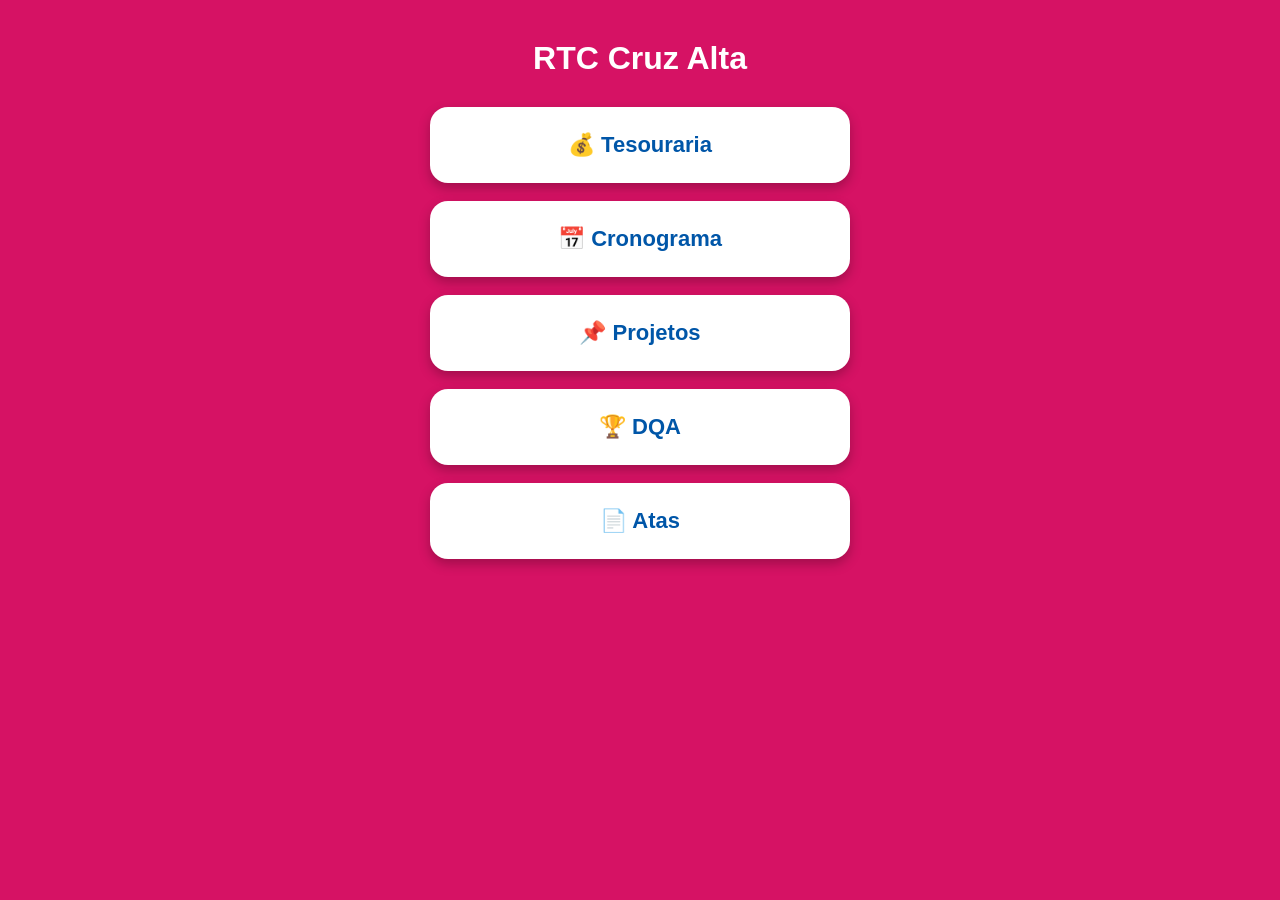
<file: index.html>
<!DOCTYPE html>
<html lang="pt-BR">
<head>
<meta charset="UTF-8">
<meta name="viewport" content="width=device-width, initial-scale=1">
<title>RTC Cruz Alta</title>
<link rel="stylesheet" href="style.css">
<link rel="manifest" href="manifest.json">
<style>
  /* Oculta temporariamente os atalhos do Rota Padel na página inicial. */
  .oculto-rotapadel{display:none!important}
</style>
</head>
<body>
<div class="container">
<h1 class="titulo">RTC Cruz Alta</h1>

<a class="card card-rotapadel oculto-rotapadel" href="inscricao-rotapadel.html">🎾 <span><small>TORNEIO</small>Inscrição Rota Padel</span></a>
<a class="card card-rotapadel oculto-rotapadel" href="duplas-rotapadel.html">👥 <span><small>ROTA PADEL</small>Duplas inscritas</span></a>
<a class="card card-rotapadel oculto-rotapadel" href="torneio-rotapadel.html">🏆 <span><small>TORNEIO</small>Chaveamento e Jogos Rota Padel</span></a>

<button class="card" onclick="abrirTesouraria()">💰 Tesouraria</button>
<a class="card" href="cronograma.html">📅 Cronograma</a>
<a class="card" href="projetos.html">📌 Projetos</a>
<a class="card" href="dqa.html">🏆 DQA</a>
<a class="card" href="atas.html">📄 Atas</a>
</div>

<script src="ui.js"></script>
<script src="app.js"></script>
<script>
function abrirTesouraria(){
 uiPrompt("Digite seu email cadastrado:","","Acessar tesouraria").then(email=>{
  if(!email)return;
  window.location.href="tesouraria.html?email="+encodeURIComponent(email);
 });
}
</script>
</body>
</html>
</file>
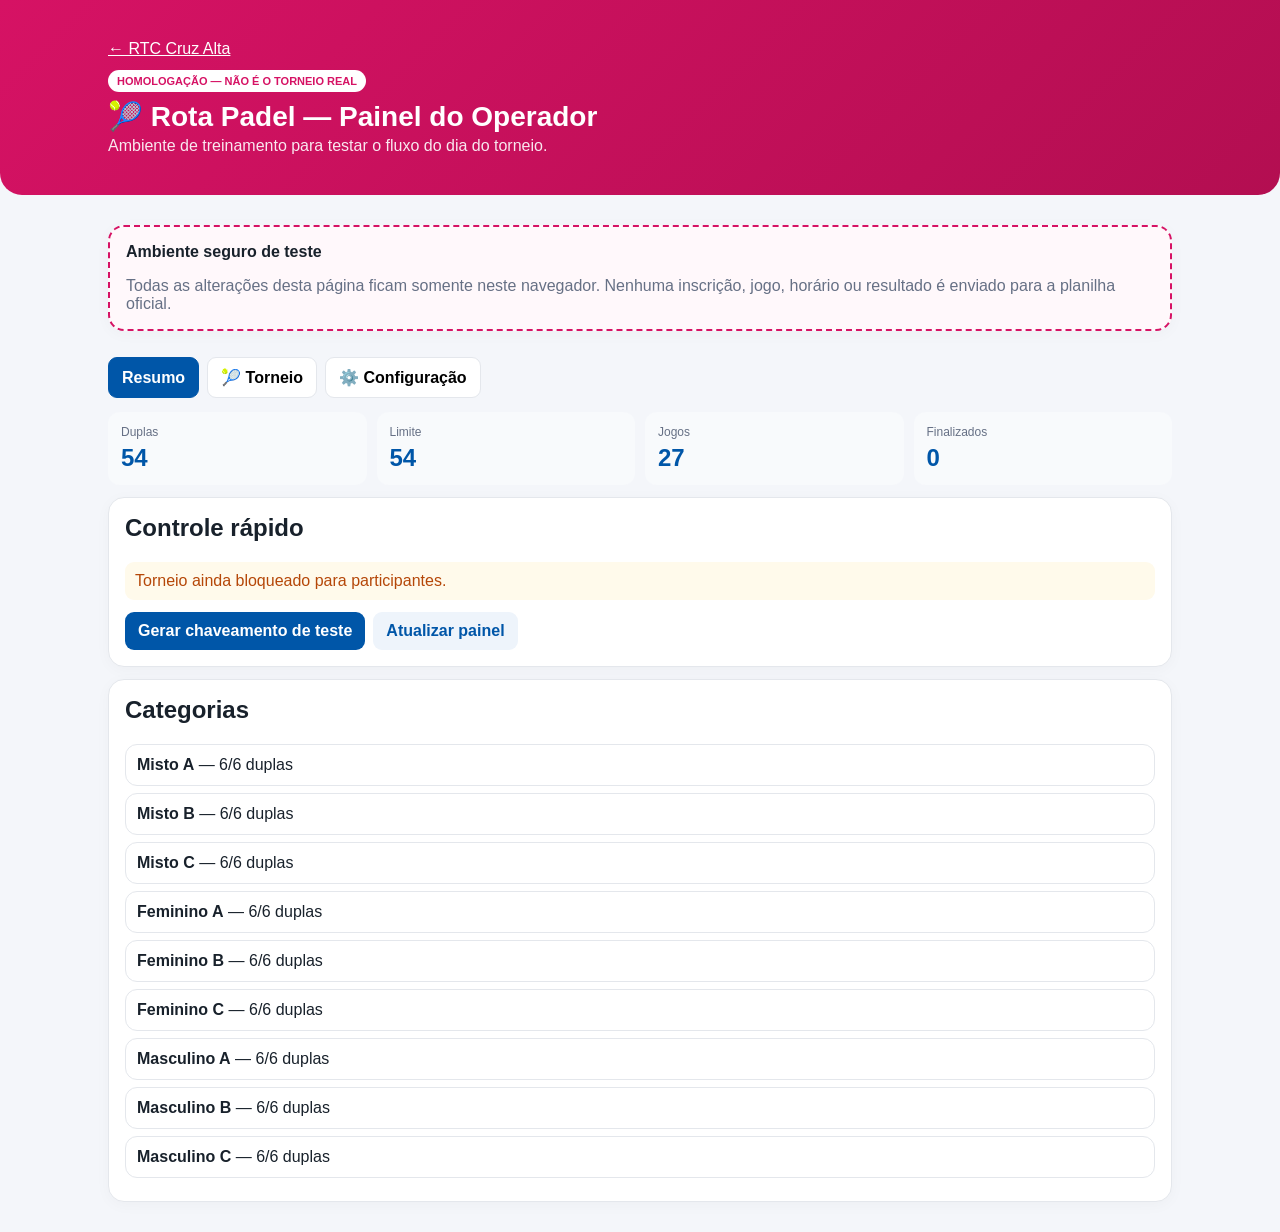
<file: admin-rotapadel-homologacao.html>
<!DOCTYPE html>
<html lang="pt-BR">
<head>
<meta charset="UTF-8">
<meta name="viewport" content="width=device-width,initial-scale=1">
<title>Rota Padel — Homologação</title>
<style>
:root{--pink:#D61264;--blue:#0056A8;--bg:#f4f6fa;--text:#18212b;--muted:#667085;--card:#fff;--line:#e4e7ec;--ok:#067647;--warn:#b54708;--danger:#b42318}
*{box-sizing:border-box}body{margin:0;background:var(--bg);color:var(--text);font-family:Arial,sans-serif}button,input,select{font:inherit}
.wrap{max-width:1100px;margin:auto;padding:18px}.top{background:linear-gradient(135deg,var(--pink),#b30e51);color:#fff;padding:22px 18px;border-radius:0 0 22px 22px}.top h1{margin:8px 0 4px;font-size:28px}.top p{margin:0;opacity:.9}
.badge{display:inline-block;background:#fff;color:var(--pink);padding:5px 9px;border-radius:99px;font-size:11px;font-weight:800}.card{background:#fff;border:1px solid var(--line);border-radius:16px;padding:16px;margin:12px 0;box-shadow:0 3px 15px #00000008}
.grid{display:grid;grid-template-columns:repeat(4,1fr);gap:10px}.stat{background:#f8fafc;border-radius:12px;padding:13px}.stat span{display:block;color:var(--muted);font-size:12px}.stat b{display:block;color:var(--blue);font-size:24px;margin-top:5px}
.grid2{display:grid;grid-template-columns:1fr 1fr;gap:12px}label{display:block;font-size:12px;font-weight:700;margin:0 0 6px}.input,.select{width:100%;padding:11px;border:1px solid #d0d5dd;border-radius:9px;background:#fff}.btn{border:0;border-radius:9px;padding:10px 13px;background:var(--blue);color:#fff;font-weight:700;cursor:pointer}.btn.pink{background:var(--pink)}.btn.alt{background:#eef4fb;color:var(--blue)}.btn.danger{background:#fef3f2;color:var(--danger)}
.actions{display:flex;gap:8px;flex-wrap:wrap}.muted{color:var(--muted)}.notice{padding:10px;border-radius:9px;margin-top:10px}.ok{background:#ecfdf3;color:var(--ok)}.warn{background:#fffaeb;color:var(--warn)}.err{background:#fef3f2;color:var(--danger)}
.tabs{display:flex;gap:8px;overflow:auto;padding:14px 0}.tabs button{border:1px solid var(--line);background:#fff;padding:10px 13px;border-radius:9px;font-weight:700;white-space:nowrap;cursor:pointer}.tabs button.active{background:var(--blue);color:#fff;border-color:var(--blue)}
.match{border:1px solid var(--line);border-radius:12px;padding:13px;margin:9px 0}.match-top{display:flex;justify-content:space-between;gap:8px;flex-wrap:wrap}.pill{display:inline-block;padding:4px 7px;border-radius:99px;background:#eef4fb;color:var(--blue);font-size:11px;font-weight:700}.pill.ok{background:#ecfdf3;color:var(--ok)}.pill.warn{background:#fffaeb;color:var(--warn)}
.score{display:grid;grid-template-columns:1fr repeat(6,65px);gap:7px;align-items:end;margin-top:10px}.score input{width:100%}.category{border:1px solid var(--line);border-radius:12px;padding:11px;margin:7px 0}
.demo{border:2px dashed var(--pink);background:#fff8fb}.hidden{display:none!important}
@media(max-width:800px){.grid{grid-template-columns:repeat(2,1fr)}.grid2{grid-template-columns:1fr}.score{grid-template-columns:1fr 1fr 1fr}}
</style>
</head>
<body>
<header class="top"><div class="wrap">
<a href="index.html" style="color:#fff">← RTC Cruz Alta</a>
<div style="margin-top:12px"><span class="badge">HOMOLOGAÇÃO — NÃO É O TORNEIO REAL</span></div>
<h1>🎾 Rota Padel — Painel do Operador</h1>
<p>Ambiente de treinamento para testar o fluxo do dia do torneio.</p>
</div></header>

<main class="wrap">
<section class="card demo">
<strong>Ambiente seguro de teste</strong>
<p class="muted" style="margin-bottom:0">Todas as alterações desta página ficam somente neste navegador. Nenhuma inscrição, jogo, horário ou resultado é enviado para a planilha oficial.</p>
</section>

<nav class="tabs">
<button class="active" onclick="aba('inicio',this)">Resumo</button>
<button onclick="aba('torneio',this)">🎾 Torneio</button>
<button onclick="aba('config',this)">⚙️ Configuração</button>
</nav>

<section id="inicio">
<div class="grid">
<div class="stat"><span>Duplas</span><b id="totalDuplas">0</b></div>
<div class="stat"><span>Limite</span><b>54</b></div>
<div class="stat"><span>Jogos</span><b id="totalJogos">0</b></div>
<div class="stat"><span>Finalizados</span><b id="totalFinalizados">0</b></div>
</div>
<div class="card">
<h2 style="margin-top:0">Controle rápido</h2>
<div id="statusGeral" class="notice warn"></div>
<div class="actions" style="margin-top:12px">
<button class="btn" onclick="gerarChaveamento()">Gerar chaveamento de teste</button>
<button class="btn alt" onclick="carregar()">Atualizar painel</button>
</div>
<div id="geracaoMsg"></div>
</div>
<div class="card">
<h2 style="margin-top:0">Categorias</h2>
<div id="categoriasResumo"></div>
</div>
</section>

<section id="torneio" class="hidden">
<div class="card">
<div class="grid2">
<div><label>Categoria</label><select id="categoria" class="select" onchange="renderTorneio()"></select></div>
<div><label>Filtro</label><select id="fase" class="select" onchange="renderTorneio()"><option value="">Todas as fases</option><option>Chave A</option><option>Chave B</option><option>Semifinal</option><option>Final</option></select></div>
</div>
</div>

<div class="card">
<h2 style="margin:0">Classificação das chaves</h2>
<p class="muted">Simule a escolha dos classificados para as semifinais.</p>
<div class="grid2">
<div><h3>Chave A</h3><label>1º lugar</label><select id="a1" class="select"></select><label style="margin-top:8px">2º lugar</label><select id="a2" class="select"></select></div>
<div><h3>Chave B</h3><label>1º lugar</label><select id="b1" class="select"></select><label style="margin-top:8px">2º lugar</label><select id="b2" class="select"></select></div>
</div>
<div class="actions" style="margin-top:12px"><button class="btn" onclick="salvarClassificacao()">Salvar classificação</button></div>
<div id="classMsg"></div>
</div>

<div class="card">
<h2 style="margin:0">🎾 Controle das partidas</h2>
<p class="muted">Teste o fluxo: Agendado → Em jogo → Finalizado.</p>
<div id="aoVivoAdmin" class="notice warn"></div>
<div id="listaJogos"></div>
</div>
</section>

<section id="config" class="hidden">
<div class="card">
<h2 style="margin-top:0">Liberação</h2>
<label>Data e hora</label><input id="release" class="input" type="datetime-local">
<div id="releaseAtual" class="notice warn"></div>
<div class="actions" style="margin-top:10px"><button class="btn" onclick="salvarLiberacao()">Salvar</button><button class="btn alt" onclick="liberarAgora()">Liberar agora</button></div>
</div>
<div class="card">
<h2 style="margin-top:0">Teste controlado</h2>
<p class="muted">Use estes botões para preparar diferentes cenários de operação.</p>
<div class="actions">
<button class="btn alt" onclick="cenarioInicial()">Reiniciar cenário</button>
<button class="btn pink" onclick="cenarioAoVivo()">Criar partida em andamento</button>
<button class="btn alt" onclick="cenarioFinal()">Criar partida finalizada</button>
</div>
<div id="cenarioMsg"></div>
</div>
<div class="card">
<h2 style="margin-top:0">Chaveamento</h2>
<p class="muted">Zera somente os jogos de homologação. As duplas de teste permanecem.</p>
<button class="btn danger" onclick="zerarChaveamento()">Zerar jogos de teste</button>
<div id="zerarMsg"></div>
</div>
</section>
</main>

<script>
const CATEGORIAS=['Misto A','Misto B','Misto C','Feminino A','Feminino B','Feminino C','Masculino A','Masculino B','Masculino C'];
const STORAGE='rtc_rotapadel_homologacao_v1';
let estado={duplas:[],jogos:[],release:null};

function esc(s){return String(s??'').replace(/[&<>"']/g,m=>({'&':'&amp;','<':'&lt;','>':'&gt;','"':'&quot;',"'":'&#039;'}[m]));}
function salvar(){localStorage.setItem(STORAGE,JSON.stringify(estado));}
function carregar(){const salvo=localStorage.getItem(STORAGE);if(salvo){try{estado=JSON.parse(salvo)}catch(e){}}if(!estado.duplas?.length)cenarioInicial(false);renderResumo();renderTorneio();renderConfig();}
function aba(id,b){document.querySelectorAll('main>section[id]').forEach(x=>x.classList.add('hidden'));document.getElementById(id).classList.remove('hidden');document.querySelectorAll('.tabs button').forEach(x=>x.classList.remove('active'));b.classList.add('active');if(id==='torneio')renderTorneio();}
function msg(id,text,tipo='ok'){const e=document.getElementById(id);if(!e)return;e.className='notice '+tipo;e.textContent=text;}

function cenarioInicial(mostrar=true){
  const nomesPorCategoria={
    'Misto A':['Alex / Bruno','Carlos / Daniel','Edu / Felipe','Gustavo / Henrique','Igor / João','Kaique / Lucas'],
    'Misto B':['Marcelo / Nina','Otávio / Paula','Rafael / Sofia','Thiago / Valentina','Wesley / Yasmin','André / Beatriz'],
    'Misto C':['Caio / Clara','Diego / Elisa','Fábio / Gabriela','Hugo / Isabela','Julio / Laura','Murilo / Manuela'],
    'Feminino A':['Amanda / Bianca','Camila / Débora','Eduarda / Fernanda','Gabriela / Helena','Isadora / Júlia','Larissa / Mariana'],
    'Feminino B':['Ana / Bia','Clara / Dani','Julia / Luiza','Marina / Carol','Paula / Renata','Sofia / Vitória'],
    'Feminino C':['Alice / Bruna','Cecília / Diana','Evelyn / Flávia','Giovana / Heloísa','Ingrid / Karina','Letícia / Natália'],
    'Masculino A':['João / Pedro','Lucas / Rafael','Bruno / Diego','Caio / André','Felipe / Vitor','Gustavo / Matheus'],
    'Masculino B':['Arthur / Bernardo','Cauã / Davi','Enzo / Gabriel','Heitor / Isaac','Miguel / Nicolas','Otávio / Pietro'],
    'Masculino C':['Alan / Alex','Breno / César','Danilo / Everton','Fernando / Guilherme','Henrique / Ícaro','Jeferson / Kauã']
  };

  let contador=1;
  const duplas=[];
  CATEGORIAS.forEach(cat=>{
    (nomesPorCategoria[cat]||[]).forEach(nome=>{
      duplas.push({
        id:'H'+String(contador++).padStart(3,'0'),
        categoriaCompleta:cat,
        nome
      });
    });
  });

  estado={
    release:new Date(Date.now()+30*60*1000).toISOString(),
    duplas,
    jogos:[]
  };

  gerarJogosMock(false);
  salvar();
  renderResumo();
  renderTorneio();
  renderConfig();

  if(mostrar)msg('cenarioMsg','Cenário reiniciado com 54/54 duplas preenchidas — 6 em cada categoria.');
}
function gerarJogosMock(salvarEstado=true){
  const novas=[];
  const grupos=['Masculino A','Feminino B','Misto C'];
  grupos.forEach(cat=>{
    const ds=estado.duplas.filter(d=>d.categoriaCompleta===cat);
    if(ds.length<4)return;
    const a=ds.slice(0,3),b=ds.slice(3,6);
    let ordem=1;
    [[a[0],a[1]],[a[0],a[2]],[a[1],a[2]]].forEach(p=>novas.push(jogo(cat,'Chave A',ordem++,p[0],p[1],1)));
    [[b[0],b[1]],[b[0],b[2]],[b[1],b[2]]].forEach(p=>novas.push(jogo(cat,'Chave B',ordem++,p[0],p[1],1)));
    novas.push(jogo(cat,'Semifinal',1,null,null,2));
    novas.push(jogo(cat,'Semifinal',2,null,null,2));
    novas.push(jogo(cat,'Final',1,null,null,3));
  });
  estado.jogos=novas;
  if(salvarEstado)salvar();
}
function jogo(cat,fase,ordem,d1,d2,dias){
  const base=new Date();base.setHours(base.getHours()+dias*2+ordem);
  return {id:'HJ-'+cat.replace(/\W/g,'')+'-'+fase.replace(/\W/g,'')+'-'+ordem,categoria:cat,fase,ordem,dataHora:base.toISOString(),quadra:'Quadra '+((ordem%3)+1),dupla1:d1?.nome||'',dupla2:d2?.nome||'',status:'Agendado',set1A:'',set1B:'',set2A:'',set2B:'',set3A:'',set3B:''};
}
function gerarChaveamento(){gerarJogosMock();msg('geracaoMsg','Chaveamento de homologação gerado. Nada foi enviado ao sistema oficial.');carregar();}
function zerarChaveamento(){if(!confirm('Zerar somente os jogos de homologação?'))return;estado.jogos=[];salvar();msg('zerarMsg','Jogos de teste zerados.');carregar();}
function renderResumo(){
  document.getElementById('totalDuplas').textContent=estado.duplas.length;
  document.getElementById('totalJogos').textContent=estado.jogos.length;
  document.getElementById('totalFinalizados').textContent=estado.jogos.filter(j=>j.status==='Finalizado').length;
  const liberado=estado.release&&new Date(estado.release)<=new Date();
  msg('statusGeral',liberado?'Torneio liberado para os participantes.':'Torneio ainda bloqueado para participantes.',liberado?'ok':'warn');
  document.getElementById('categoriasResumo').innerHTML=CATEGORIAS.map(c=>{const n=estado.duplas.filter(d=>d.categoriaCompleta===c).length;return '<div class="category"><b>'+esc(c)+'</b> — '+n+'/6 duplas</div>'}).join('');
}
function jogosCat(cat){return estado.jogos.filter(j=>j.categoria===cat).sort((a,b)=>Number(a.ordem)-Number(b.ordem));}
function duplasGrupo(cat,fase){const n=[];jogosCat(cat).filter(j=>j.fase===fase).forEach(j=>[j.dupla1,j.dupla2].forEach(x=>{if(x&&!/^1º|^2º|^Vencedor/.test(String(x))&&!n.includes(x))n.push(x)}));return n;}
function fill(id,opts,val){const e=document.getElementById(id);e.innerHTML='<option value="">Selecione...</option>'+opts.map(x=>'<option value="'+esc(x)+'">'+esc(x)+'</option>').join('');if(val)e.value=val;}
function renderTorneio(){
  const c=document.getElementById('categoria');
  if(!c.options.length)c.innerHTML=CATEGORIAS.map(x=>'<option>'+esc(x)+'</option>').join('');
  const cat=c.value||CATEGORIAS[0];c.value=cat;
  const jogos=jogosCat(cat),a=duplasGrupo(cat,'Chave A'),b=duplasGrupo(cat,'Chave B');
  fill('a1',a);fill('a2',a);fill('b1',b);fill('b2',b);
  const aoVivo=jogos.filter(j=>j.status==='Em jogo');
  document.getElementById('aoVivoAdmin').className='notice '+(aoVivo.length?'warn':'ok');
  document.getElementById('aoVivoAdmin').innerHTML=aoVivo.length?'<b>🔴 Agora em quadra</b><br>'+aoVivo.map(j=>esc(j.quadra)+' — '+esc(j.dupla1)+' × '+esc(j.dupla2)).join('<br>'):'🟢 Nenhuma partida em quadra nesta categoria.';
  const fase=document.getElementById('fase').value,lista=jogos.filter(j=>!fase||j.fase===fase);
  document.getElementById('listaJogos').innerHTML=lista.length?lista.map(j=>cardJogo(j)).join(''):'<p class="muted">Nenhum jogo nesta categoria.</p>';
}
function localDate(v){if(!v)return'';const d=new Date(v);if(isNaN(d))return'';const p=n=>String(n).padStart(2,'0');return d.getFullYear()+'-'+p(d.getMonth()+1)+'-'+p(d.getDate())+'T'+p(d.getHours())+':'+p(d.getMinutes());}
function cardJogo(j){
 return '<div class="match"><div class="match-top"><span class="pill">'+esc(j.fase)+' · Jogo '+esc(j.ordem)+'</span><span class="pill '+(j.status==='Finalizado'?'ok':j.status==='Em jogo'?'warn':'')+'">'+esc(j.status)+'</span></div><div style="font-size:17px;font-weight:700;margin:9px 0">'+esc(j.dupla1||'A definir')+'<br><span class="muted">×</span><br>'+esc(j.dupla2||'A definir')+'</div><div class="grid2"><div><label>Horário</label><input id="dt_'+esc(j.id)+'" class="input" type="datetime-local" value="'+localDate(j.dataHora)+'"></div><div><label>Quadra</label><input id="qd_'+esc(j.id)+'" class="input" value="'+esc(j.quadra||'')+'"></div></div><div class="score"><div><label>Status</label><select id="st_'+esc(j.id)+'" class="select"><option>Agendado</option><option>Em jogo</option><option>Finalizado</option></select></div><div><label>1A</label><input id="s1a_'+esc(j.id)+'" class="input" value="'+esc(j.set1A)+'"></div><div><label>1B</label><input id="s1b_'+esc(j.id)+'" class="input" value="'+esc(j.set1B)+'"></div><div><label>2A</label><input id="s2a_'+esc(j.id)+'" class="input" value="'+esc(j.set2A)+'"></div><div><label>2B</label><input id="s2b_'+esc(j.id)+'" class="input" value="'+esc(j.set2B)+'"></div><div><label>3A</label><input id="s3a_'+esc(j.id)+'" class="input" value="'+esc(j.set3A)+'"></div><div><label>3B</label><input id="s3b_'+esc(j.id)+'" class="input" value="'+esc(j.set3B)+'"></div></div><div class="actions" style="margin-top:9px"><button class="btn" data-id="'+esc(j.id)+'" onclick="salvarJogo(this.dataset.id)">Salvar jogo</button></div></div>';
}
function salvarJogo(id){
  const j=estado.jogos.find(x=>x.id===id);if(!j)return;
  const g=x=>document.getElementById(x+id)?.value.trim()||'';
  const status=document.getElementById('st_'+id).value,quadra=document.getElementById('qd_'+id).value.trim();
  if(status==='Em jogo'&&!quadra){alert('Informe a quadra antes de colocar a partida em jogo.');return;}
  const sets=[[g('s1a_'),g('s1b_')],[g('s2a_'),g('s2b_')],[g('s3a_'),g('s3b_')]];
  if(status==='Finalizado'){
    const completos=sets.filter(s=>s[0]!==''||s[1]!=='');
    if(completos.length<2||completos.some(s=>s[0]===''||s[1]==='')){alert('Informe pelo menos 2 sets completos.');return;}
    let a=0,b=0;for(const s of completos){const x=Number(s[0]),y=Number(s[1]);if(!Number.isFinite(x)||!Number.isFinite(y)||x===y){alert('Confira os placares dos sets.');return}x>y?a++:b++}
    if(a<2&&b<2){alert('A partida precisa ter um vencedor por 2 sets.');return}
    if(a>=2&&b>=2){alert('Placar inválido: há dois vencedores.');return}
  }
  if(status==='Em jogo'){const ocupada=estado.jogos.find(x=>x.id!==id&&x.categoria===j.categoria&&x.status==='Em jogo'&&String(x.quadra).toLowerCase()===quadra.toLowerCase());if(ocupada){alert('Essa quadra já está ocupada.');return}}
  j.status=status;j.quadra=quadra;j.dataHora=document.getElementById('dt_'+id).value;
  j.set1A=g('s1a_');j.set1B=g('s1b_');j.set2A=g('s2a_');j.set2B=g('s2b_');j.set3A=g('s3a_');j.set3B=g('s3b_');
  salvar();renderResumo();renderTorneio();msg('geracaoMsg','Jogo atualizado no ambiente de homologação.'); 
}
function salvarClassificacao(){const cat=document.getElementById('categoria').value,a1=document.getElementById('a1').value,a2=document.getElementById('a2').value,b1=document.getElementById('b1').value,b2=document.getElementById('b2').value;if(!a1||!a2||!b1||!b2){msg('classMsg','Preencha os quatro classificados.','err');return}if(a1===a2||b1===b2){msg('classMsg','1º e 2º da mesma chave não podem ser a mesma dupla.','err');return}const sf=estado.jogos.filter(j=>j.categoria===cat&&j.fase==='Semifinal');if(sf.length<2){msg('classMsg','Gere o chaveamento primeiro.','err');return}sf[0].dupla1=a1;sf[0].dupla2=b2;sf[1].dupla1=b1;sf[1].dupla2=a2;salvar();msg('classMsg','Classificação salva e semifinais preenchidas.');renderTorneio();}
function salvarLiberacao(){const v=document.getElementById('release').value;if(!v)return alert('Informe a data e hora.');estado.release=new Date(v).toISOString();salvar();renderResumo();renderConfig();}
function liberarAgora(){estado.release=new Date().toISOString();salvar();renderResumo();renderConfig();msg('releaseAtual','Torneio liberado agora no ambiente de homologação.','ok');}
function renderConfig(){if(!estado.release)return;const d=new Date(estado.release);document.getElementById('release').value=localDate(d);document.getElementById('releaseAtual').textContent='Atual: '+d.toLocaleString('pt-BR');}
function cenarioAoVivo(){const j=estado.jogos.find(x=>x.categoria==='Masculino A'&&x.fase==='Chave A');if(!j)return;j.status='Em jogo';j.quadra='Quadra 1';salvar();renderResumo();renderTorneio();msg('cenarioMsg','Cenário criado: uma partida está em jogo na Quadra 1.');}
function cenarioFinal(){const j=estado.jogos.find(x=>x.categoria==='Masculino A'&&x.fase==='Chave A');if(!j)return;j.status='Finalizado';j.quadra='Quadra 1';j.set1A='6';j.set1B='3';j.set2A='6';j.set2B='4';j.set3A='';j.set3B='';salvar();renderResumo();renderTorneio();msg('cenarioMsg','Cenário criado: partida finalizada com 2 sets a 0.');}

carregar();
</script>
</body>
</html>
</file>
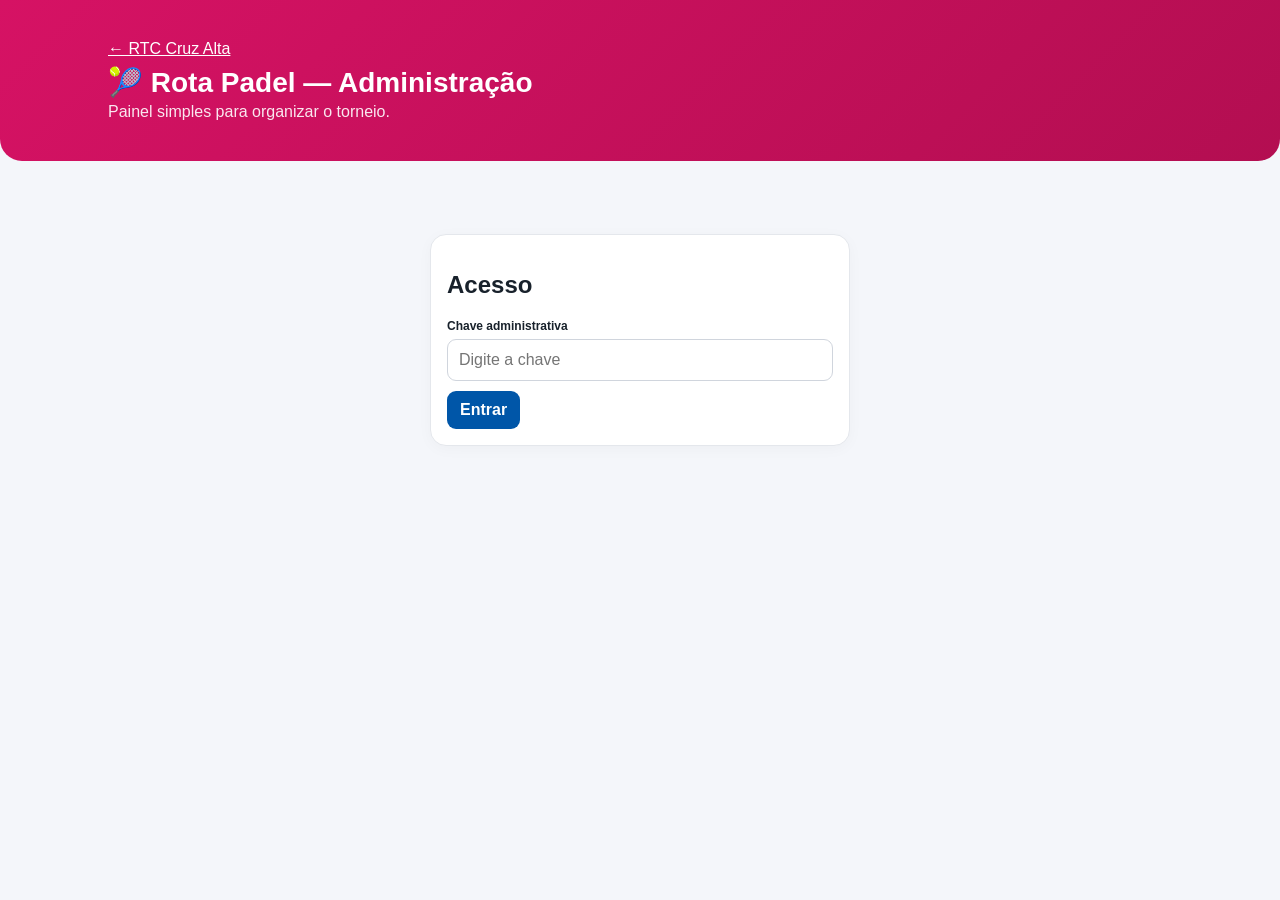
<file: admin-rotapadel.html>
<!DOCTYPE html>
<html lang="pt-BR">
<head>
<meta charset="UTF-8">
<meta name="viewport" content="width=device-width,initial-scale=1">
<title>Rota Padel — Administração</title>
<style>
:root{--pink:#D61264;--blue:#0056A8;--bg:#f4f6fa;--text:#18212b;--muted:#667085;--card:#fff;--line:#e4e7ec;--ok:#067647;--warn:#b54708;--danger:#b42318}
*{box-sizing:border-box}body{margin:0;background:var(--bg);color:var(--text);font-family:Arial,sans-serif}button,input,select{font:inherit}
.wrap{max-width:1100px;margin:auto;padding:18px}.top{background:linear-gradient(135deg,var(--pink),#b30e51);color:#fff;padding:22px 18px;border-radius:0 0 22px 22px}
.top h1{margin:8px 0 4px;font-size:28px}.top p{margin:0;opacity:.9}.card{background:#fff;border:1px solid var(--line);border-radius:16px;padding:16px;margin:12px 0;box-shadow:0 3px 15px #00000008}
.grid{display:grid;grid-template-columns:repeat(4,1fr);gap:10px}.stat{background:#f8fafc;border-radius:12px;padding:13px}.stat span{display:block;color:var(--muted);font-size:12px}.stat b{display:block;color:var(--blue);font-size:24px;margin-top:5px}
.grid2{display:grid;grid-template-columns:1fr 1fr;gap:12px}label{display:block;font-size:12px;font-weight:700;margin:0 0 6px}.input,.select{width:100%;padding:11px;border:1px solid #d0d5dd;border-radius:9px;background:#fff}.btn{border:0;border-radius:9px;padding:10px 13px;background:var(--blue);color:#fff;font-weight:700;cursor:pointer}.btn.pink{background:var(--pink)}.btn.alt{background:#eef4fb;color:var(--blue)}.btn.danger{background:#fef3f2;color:var(--danger)}
.actions{display:flex;gap:8px;flex-wrap:wrap}.hidden{display:none!important}.muted{color:var(--muted)}.notice{padding:10px;border-radius:9px;margin-top:10px}.ok{background:#ecfdf3;color:var(--ok)}.warn{background:#fffaeb;color:var(--warn)}.err{background:#fef3f2;color:var(--danger)}
.tabs{display:flex;gap:8px;overflow:auto;padding:14px 0}.tabs button{border:1px solid var(--line);background:#fff;padding:10px 13px;border-radius:9px;font-weight:700;white-space:nowrap;cursor:pointer}.tabs button.active{background:var(--blue);color:#fff;border-color:var(--blue)}
.match{border:1px solid var(--line);border-radius:12px;padding:13px;margin:9px 0}.match-top{display:flex;justify-content:space-between;gap:8px;flex-wrap:wrap}.pill{display:inline-block;padding:4px 7px;border-radius:99px;background:#eef4fb;color:var(--blue);font-size:11px;font-weight:700}.pill.ok{background:#ecfdf3;color:var(--ok)}.pill.warn{background:#fffaeb;color:var(--warn)}
.score{display:grid;grid-template-columns:1fr repeat(6,65px);gap:7px;align-items:end;margin-top:10px}.score input{width:100%}.login{max-width:420px;margin:55px auto}
.category{border:1px solid var(--line);border-radius:12px;padding:11px;margin:7px 0}.category b{color:var(--blue)}
@media(max-width:800px){.grid{grid-template-columns:repeat(2,1fr)}.grid2{grid-template-columns:1fr}.score{grid-template-columns:1fr 1fr 1fr}}
</style>
</head>
<body>
<header class="top"><div class="wrap">
<a href="index.html" style="color:#fff">← RTC Cruz Alta</a>
<h1>🎾 Rota Padel — Administração</h1>
<p>Painel simples para organizar o torneio.</p>
</div></header>

<main class="wrap">
<section id="login" class="card login">
<h2>Acesso</h2>
<label>Chave administrativa</label>
<input id="senha" class="input" type="password" placeholder="Digite a chave">
<div class="actions" style="margin-top:10px"><button class="btn" onclick="entrar()">Entrar</button></div>
<div id="loginMsg"></div>
</section>

<section id="painel" class="hidden">
<nav class="tabs">
<button class="active" onclick="aba('inicio',this)">Resumo</button>
<button onclick="aba('torneio',this)">🎾 Torneio</button>
<button onclick="aba('config',this)">⚙️ Configuração</button>
</nav>

<section id="inicio">
<div class="grid">
<div class="stat"><span>Duplas</span><b id="totalDuplas">0</b></div>
<div class="stat"><span>Limite</span><b>54</b></div>
<div class="stat"><span>Jogos</span><b id="totalJogos">0</b></div>
<div class="stat"><span>Finalizados</span><b id="totalFinalizados">0</b></div>
</div>
<div class="card">
<h2 style="margin-top:0">Controle rápido</h2>
<div id="statusGeral" class="notice warn">Carregando...</div>
<div class="actions" style="margin-top:12px">
<button class="btn" onclick="gerarChaveamento()">Gerar chaveamento</button>
<button class="btn alt" onclick="carregar()">Atualizar</button>
</div>
<div id="geracaoMsg"></div>
</div>
<div class="card">
<h2 style="margin-top:0">Categorias</h2>
<div id="categoriasResumo"></div>
</div>
</section>

<section id="torneio" class="hidden">
<div class="card">
<div class="grid2">
<div><label>Categoria</label><select id="categoria" class="select" onchange="renderTorneio()"></select></div>
<div><label>Filtro</label><select id="fase" class="select" onchange="renderTorneio()"><option value="">Todas as fases</option><option>Chave A</option><option>Chave B</option><option>Semifinal</option><option>Final</option></select></div>
</div>
</div>

<div class="card">
<h2 style="margin:0">Classificação das chaves</h2>
<p class="muted">Depois dos 3 jogos de cada chave, escolha apenas 1º e 2º lugar.</p>
<div class="grid2">
<div>
<h3>Chave A</h3>
<label>1º lugar</label><select id="a1" class="select"></select>
<label style="margin-top:8px">2º lugar</label><select id="a2" class="select"></select>
</div>
<div>
<h3>Chave B</h3>
<label>1º lugar</label><select id="b1" class="select"></select>
<label style="margin-top:8px">2º lugar</label><select id="b2" class="select"></select>
</div>
</div>
<div class="actions" style="margin-top:12px"><button class="btn" onclick="salvarClassificacao()">Salvar classificação</button></div>
<div id="classMsg"></div>
</div>

<div class="card">
<div class="match-top"><div><h2 style="margin:0">🎾 Controle das partidas</h2><p class="muted">Fluxo: Agendado → Em jogo → Finalizado. Ao salvar, o participante recebe a atualização automaticamente.</p></div></div>
<div id="aoVivoAdmin" class="notice warn">Nenhuma partida em quadra nesta categoria.</div>
<div id="listaJogos"></div>
</div>
</section>

<section id="config" class="hidden">
<div class="card">
<h2 style="margin-top:0">Liberação</h2>
<label>Data e hora</label><input id="release" class="input" type="datetime-local">
<div id="releaseAtual" class="notice warn"></div>
<div class="actions" style="margin-top:10px">
<button class="btn" onclick="salvarLiberacao()">Salvar</button>
<button class="btn alt" onclick="liberarAgora()">Liberar agora</button>
</div>
</div>
<div class="card">
<h2 style="margin-top:0">Chaveamento</h2>
<p class="muted">Limpa somente os jogos. As 54 inscrições continuam intactas.</p>
<button class="btn danger" onclick="zerarChaveamento()">Zerar jogos</button>
<div id="zerarMsg"></div>
</div>
</section>
</section>
</main>

<script>
const API='https://script.google.com/macros/s/AKfycbwDCL7f6okS3ookXfp30g3mklfSmpDaKYc83b3cpY7eUrxoY00G3dHY3mvMJaPtcNRSbw/exec';
const CATEGORIAS=['Misto A','Misto B','Misto C','Feminino A','Feminino B','Feminino C','Masculino A','Masculino B','Masculino C'];
let chave=sessionStorage.getItem('rtc_rotapadel_admin_chave')||'';
let estado={duplas:[],jogos:[],release:null};

function esc(s){return String(s??'').replace(/[&<>"']/g,m=>({'&':'&amp;','<':'&lt;','>':'&gt;','"':'&quot;',"'":'&#039;'}[m]));}
function msg(id,text,tipo='ok'){const e=document.getElementById(id);if(!e)return;e.className='notice '+tipo;e.textContent=text;}
function aba(id,b){document.querySelectorAll('#painel>section').forEach(x=>x.classList.add('hidden'));document.getElementById(id).classList.remove('hidden');document.querySelectorAll('.tabs button').forEach(x=>x.classList.remove('active'));b.classList.add('active');if(id==='torneio')renderTorneio();}
async function apiGet(p){const r=await fetch(API+'?'+new URLSearchParams({...p,chave}));const d=await r.json();if(d.autorizado===false)throw Error(d.mensagem||'Acesso não autorizado.');if(d.ok===false&&d.sucesso!==true)throw Error(d.erro||d.mensagem||'Erro.');return d;}
async function apiPost(acao,dados={}){const r=await fetch(API,{method:'POST',headers:{'Content-Type':'text/plain;charset=utf-8'},body:JSON.stringify({acao,chave,dados})});const t=await r.text();let d;try{d=JSON.parse(t)}catch(e){throw Error('Resposta inválida do Apps Script.');}if(d.autorizado===false)throw Error(d.mensagem||'Acesso não autorizado.');if(d.status!=='ok'&&d.sucesso!==true&&d.ok!==true)throw Error(d.mensagem||d.erro||'Operação não concluída.');return d;}
async function entrar(){const v=document.getElementById('senha').value.trim();if(!v){msg('loginMsg','Informe a chave.','err');return}chave=v;try{await apiGet({tipo:'torneioAdmin'});sessionStorage.setItem('rtc_rotapadel_admin_chave',chave);document.getElementById('login').classList.add('hidden');document.getElementById('painel').classList.remove('hidden');await carregar();}catch(e){chave='';sessionStorage.removeItem('rtc_rotapadel_admin_chave');msg('loginMsg',e.message,'err');}}
async function carregar(){try{const d=await apiGet({tipo:'torneioAdmin'});estado.duplas=d.duplas||d.inscricoes||[];estado.jogos=d.jogos||[];estado.release=d.release||null;renderResumo();renderTorneio();renderConfig();}catch(e){alert(e.message);}}
function oficiais(){const s=new Set();estado.jogos.forEach(j=>{if(['Chave A','Chave B','Semifinal','Final'].includes(String(j.fase||'')))s.add([j.categoria,j.fase,j.ordem].join('|'));});return s.size;}
function renderResumo(){document.getElementById('totalDuplas').textContent=estado.duplas.length;document.getElementById('totalJogos').textContent=oficiais();document.getElementById('totalFinalizados').textContent=estado.jogos.filter(j=>String(j.status||'').toLowerCase()==='finalizado').length;const liberado=estado.release&&new Date(estado.release)<=new Date();msg('statusGeral',liberado?'Torneio liberado para os participantes.':'Torneio ainda bloqueado.',liberado?'ok':'warn');document.getElementById('categoriasResumo').innerHTML=CATEGORIAS.map(c=>{const n=estado.duplas.filter(d=>(d.categoriaCompleta||d.categoria||'')===c).length;return '<div class="category"><b>'+esc(c)+'</b> — '+n+'/6 duplas</div>'}).join('');}
function jogosCat(cat){return estado.jogos.filter(j=>j.categoria===cat&&['Chave A','Chave B','Semifinal','Final'].includes(String(j.fase||''))).sort((a,b)=>Number(a.ordem||0)-Number(b.ordem||0));}
function duplasGrupo(cat,fase){const n=[];jogosCat(cat).filter(j=>j.fase===fase).forEach(j=>[j.dupla1,j.dupla2].forEach(x=>{if(x&&!/^1º|^2º|^Vencedor/.test(String(x))&&!n.includes(x))n.push(x)}));return n;}
function fill(id,opts,val){const e=document.getElementById(id);e.innerHTML='<option value="">Selecione...</option>'+opts.map(x=>'<option value="'+esc(x)+'">'+esc(x)+'</option>').join('');if(val)e.value=val;}
function renderTorneio(){
  const c=document.getElementById('categoria');
  if(!c.options.length)c.innerHTML=CATEGORIAS.map(x=>'<option>'+esc(x)+'</option>').join('');
  const cat=c.value||CATEGORIAS[0];
  c.value=cat;

  const jogos=jogosCat(cat);
  const sf1=jogos.find(j=>j.fase==='Semifinal'&&Number(j.ordem)===1);
  const sf2=jogos.find(j=>j.fase==='Semifinal'&&Number(j.ordem)===2);
  const a=duplasGrupo(cat,'Chave A');
  const b=duplasGrupo(cat,'Chave B');

  fill('a1',a,sf1&&sf1.dupla1&&!/^1º/.test(sf1.dupla1)?sf1.dupla1:'');
  fill('a2',a,sf2&&sf2.dupla2&&!/^2º/.test(sf2.dupla2)?sf2.dupla2:'');
  fill('b1',b,sf2&&sf2.dupla1&&!/^1º/.test(sf2.dupla1)?sf2.dupla1:'');
  fill('b2',b,sf1&&sf1.dupla2&&!/^2º/.test(sf1.dupla2)?sf1.dupla2:'');

  const aoVivo=jogos.filter(j=>String(j.status||'').trim().toLowerCase()==='em jogo');
  document.getElementById('aoVivoAdmin').className='notice '+(aoVivo.length?'warn':'ok');
  document.getElementById('aoVivoAdmin').innerHTML=aoVivo.length
    ? '<b>🔴 Agora em quadra</b><br>'+aoVivo.map(j=>esc(j.quadra||'Quadra a definir')+' — '+esc(j.dupla1||'A definir')+' × '+esc(j.dupla2||'A definir')).join('<br>')
    : '🟢 Nenhuma partida em quadra nesta categoria.';

  const fase=document.getElementById('fase').value;
  const lista=jogos.filter(j=>!fase||j.fase===fase);
  document.getElementById('listaJogos').innerHTML=lista.length
    ? lista.map(j=>cardJogo(j)).join('')
    : '<p class="muted">Nenhum jogo nesta categoria.</p>';

  lista.forEach(j=>{
    const e=document.getElementById('st_'+j.id);
    if(e)e.value=j.status||'Agendado';
  });
}
function localDate(v){if(!v)return'';const d=new Date(v);if(isNaN(d))return'';const p=n=>String(n).padStart(2,'0');return d.getFullYear()+'-'+p(d.getMonth()+1)+'-'+p(d.getDate())+'T'+p(d.getHours())+':'+p(d.getMinutes());}
function cardJogo(j){
  return '<div class="match"><div class="match-top"><span class="pill">'+esc(j.fase)+' · Jogo '+esc(j.ordem)+'</span><span class="pill '+(j.status==='Finalizado'?'ok':j.status==='Em jogo'?'warn':'')+'">'+esc(j.status||'Agendado')+'</span></div><div style="font-size:17px;font-weight:700;margin:9px 0">'+esc(j.dupla1||'A definir')+'<br><span class="muted">×</span><br>'+esc(j.dupla2||'A definir')+'</div><div class="grid2"><div><label>Horário</label><input id="dt_'+esc(j.id)+'" class="input" type="datetime-local" value="'+localDate(j.dataHora)+'"></div><div><label>Quadra</label><input id="qd_'+esc(j.id)+'" class="input" value="'+esc(j.quadra||'')+'"></div></div><div class="score"><div><label>Status</label><select id="st_'+esc(j.id)+'" class="select"><option>Agendado</option><option>Em jogo</option><option>Finalizado</option></select></div><div><label>1A</label><input id="s1a_'+esc(j.id)+'" class="input" value="'+esc(j.set1A??'')+'"></div><div><label>1B</label><input id="s1b_'+esc(j.id)+'" class="input" value="'+esc(j.set1B??'')+'"></div><div><label>2A</label><input id="s2a_'+esc(j.id)+'" class="input" value="'+esc(j.set2A??'')+'"></div><div><label>2B</label><input id="s2b_'+esc(j.id)+'" class="input" value="'+esc(j.set2B??'')+'"></div><div><label>3A</label><input id="s3a_'+esc(j.id)+'" class="input" value="'+esc(j.set3A??'')+'"></div><div><label>3B</label><input id="s3b_'+esc(j.id)+'" class="input" value="'+esc(j.set3B??'')+'"></div></div><div class="actions" style="margin-top:9px"><button class="btn" data-jogo-id="'+esc(j.id)+'" onclick="salvarJogo(this.dataset.jogoId)">Salvar jogo</button></div></div>';
}
async function salvarJogo(id){
  const g=x=>document.getElementById(x+id)?.value.trim()||'';
  const status=document.getElementById('st_'+id).value;
  const quadra=document.getElementById('qd_'+id).value.trim();
  const set1A=g('s1a_'),set1B=g('s1b_'),set2A=g('s2a_'),set2B=g('s2b_'),set3A=g('s3a_'),set3B=g('s3b_');
  const placar1=[set1A,set2A,set3A].filter(Boolean).join('-');
  const placar2=[set1B,set2B,set3B].filter(Boolean).join('-');

  if(status==='Em jogo' && !quadra){
    alert('Informe a quadra antes de colocar a partida em jogo.');
    return;
  }

  if(status==='Finalizado'){
    const pares=[[set1A,set1B],[set2A,set2B],[set3A,set3B]].filter(p=>p[0]!==''||p[1]!=='');
    if(pares.length<2 || pares.some(p=>p[0]===''||p[1]==='')){
      alert('Informe pelo menos 2 sets completos para finalizar a partida.');
      return;
    }

    let winsA=0,winsB=0;
    for(const p of pares){
      const a=Number(p[0]),b=Number(p[1]);
      if(!Number.isFinite(a)||!Number.isFinite(b)){
        alert('Os placares dos sets devem ser numéricos.');
        return;
      }
      if(a===b){
        alert('Não há empate em padel. Cada set precisa ter um vencedor.');
        return;
      }
      if(a>b)winsA++; else winsB++;
    }

    if(winsA<2 && winsB<2){
      alert('A partida precisa ter um vencedor por 2 sets.');
      return;
    }
    if(winsA>=2 && winsB>=2){
      alert('Os sets informados geram dois vencedores. Confira o placar.');
      return;
    }
  }

  if(status==='Em jogo'){
    const outra=estado.jogos.find(j=>
      j.id!==id &&
      j.categoria===document.getElementById('categoria').value &&
      String(j.status||'').trim().toLowerCase()==='em jogo' &&
      String(j.quadra||'').trim().toLowerCase()===quadra.toLowerCase()
    );
    if(outra){
      alert('Essa quadra já está ocupada por outra partida em andamento.');
      return;
    }
  }

  const dados={
    id,
    dataHora:document.getElementById('dt_'+id).value,
    quadra,
    status,
    set1A,set1B,set2A,set2B,set3A,set3B,
    placar1,placar2
  };

  try{
    await apiPost('editarJogoRotaPadel',dados);
    msg('geracaoMsg',status==='Em jogo'?'Partida colocada em quadra.':status==='Finalizado'?'Partida finalizada.':'Jogo salvo.','ok');
    await carregar();
  }catch(e){alert(e.message);}
}
async function salvarClassificacao(){const cat=document.getElementById('categoria').value,a1=document.getElementById('a1').value,a2=document.getElementById('a2').value,b1=document.getElementById('b1').value,b2=document.getElementById('b2').value;if(!a1||!a2||!b1||!b2){msg('classMsg','Preencha os quatro classificados.','err');return}if(a1===a2||b1===b2){msg('classMsg','1º e 2º da mesma chave não podem ser a mesma dupla.','err');return}const sf1=jogosCat(cat).find(j=>j.fase==='Semifinal'&&Number(j.ordem)===1),sf2=jogosCat(cat).find(j=>j.fase==='Semifinal'&&Number(j.ordem)===2);if(!sf1||!sf2){msg('classMsg','Gere o chaveamento primeiro.','err');return}try{await apiPost('editarJogoRotaPadel',{id:sf1.id,dupla1:a1,dupla2:b2});await apiPost('editarJogoRotaPadel',{id:sf2.id,dupla1:b1,dupla2:a2});msg('classMsg','Classificação salva e semifinais preenchidas.');await carregar();}catch(e){msg('classMsg',e.message,'err');}}
async function gerarChaveamento(){if(!confirm('Gerar novamente o chaveamento? Isso limpa os jogos existentes e preserva as inscrições.'))return;try{await apiPost('gerarChaveamentoRotaPadel');msg('geracaoMsg','Chaveamento gerado: 9 jogos por categoria.');await carregar();}catch(e){msg('geracaoMsg',e.message,'err');}}
async function zerarChaveamento(){if(!confirm('Zerar somente os jogos? As inscrições serão preservadas.'))return;try{await apiPost('zerarChaveamentoRotaPadel');msg('zerarMsg','Jogos zerados. As inscrições foram preservadas.');await carregar();}catch(e){msg('zerarMsg',e.message,'err');}}
function renderConfig(){if(!estado.release)return;const d=new Date(estado.release);if(!isNaN(d)){document.getElementById('release').value=localDate(d);document.getElementById('releaseAtual').textContent='Atual: '+d.toLocaleString('pt-BR');}}
async function salvarLiberacao(){const v=document.getElementById('release').value;if(!v)return alert('Informe a data e hora.');try{await apiPost('definirDataLiberacaoRotaPadel',{dataISO:new Date(v).toISOString()});await carregar();}catch(e){alert(e.message);}}
async function liberarAgora(){if(!confirm('Liberar agora?'))return;try{await apiPost('definirDataLiberacaoRotaPadel',{dataISO:new Date().toISOString()});await carregar();}catch(e){alert(e.message);}}
if(chave){document.getElementById('senha').value=chave;entrar();}
</script>
</body>
</html>
</file>
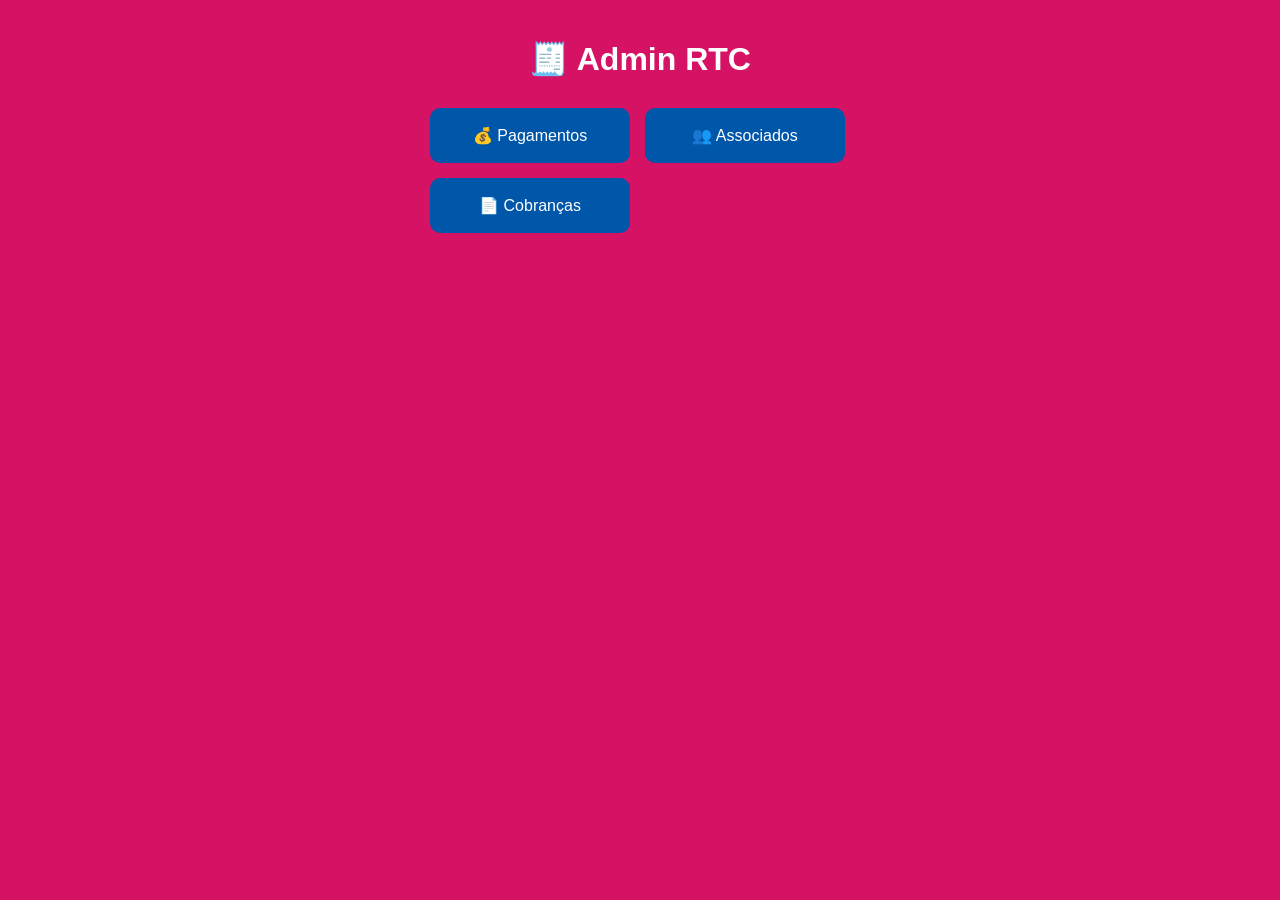
<file: admin.html>
<!DOCTYPE html>
<html lang="pt-BR">

<head>

<meta charset="UTF-8">

<meta name="viewport" content="width=device-width, initial-scale=1">

<title>Admin RTC</title>

<link rel="stylesheet" href="style.css">
<style>
.cardResumo{

background:#f5f5f5;

padding:15px;

border-radius:10px;

flex:1;
min-width:140px;

text-align:center;

font-size:15px;

box-shadow:0 2px 5px rgba(0,0,0,.15);

}
.menu-admin{

display:flex;
gap:15px;
flex-wrap:wrap;
margin-bottom:20px;

}


.menu-admin .botao{

width:200px;
height:55px;
position:relative;
z-index:2;

}



.aba{

position:relative;
width:100%;

}



.aba .botao{

width:100%;
max-width:300px;
margin-top:10px;

}



.lista{

position:relative;
z-index:1;
overflow:hidden;

}


</style>
    
</head>


<body>


<div class="container">


<h1 class="titulo">
🧾 Admin RTC
</h1>



<div class="menu-admin">


<button class="botao" onclick="abrirAba('pagamentos')">

💰 Pagamentos

</button>


<button class="botao" onclick="abrirAba('associados')">

👥 Associados

</button>


<button class="botao" onclick="abrirAba('cobrancas')">

📄 Cobranças

</button>


</div>





<!-- PAGAMENTOS -->


<div id="pagamentos" class="aba" style="display:none;">


<div class="lista">


<h3 style="color:#D61264;">

Pagamentos Pendentes

</h3>


<div id="listaPagamentos">

Carregando pagamentos...

</div>


</div>


</div>







<!-- ASSOCIADOS -->


<div id="associados" class="aba" style="display:none;">

<div class="lista">

<h3 style="color:#D61264;">
👥 Associados
</h3>


<div id="resumoAssociados" style="display:flex;gap:10px;flex-wrap:wrap;margin-bottom:20px;">

<div class="cardResumo">

<b>Total</b><br>

<span id="totalAssociados">0</span>

</div>


<div class="cardResumo">

<b>Ativos</b><br>

<span id="ativosAssociados">0</span>

</div>


<div class="cardResumo">

<b>Afastados</b><br>

<span id="afastadosAssociados">0</span>

</div>


<div class="cardResumo">

<b>Desligados</b><br>

<span id="desligadosAssociados">0</span>

</div>


</div>



<input

id="pesquisaAssociado"

class="input"

placeholder="Pesquisar associado..."

onkeyup="filtrarAssociados()"



>



<br><br>



<button

class="botao"

onclick="abrirNovoAssociado()"

>

➕ Novo Associado

</button>



<div

id="novoAssociado"

style="display:none;margin-top:20px;"

>



<input

id="nomeAssociado"

class="input"

placeholder="Nome"



>

<br><br>



<input

id="emailAssociado"

class="input"

placeholder="Email"



>

<br><br>



<input

id="telefoneAssociado"

class="input"

placeholder="Telefone"



>

<br><br>



<select

id="statusAssociado"

class="input"

>

<option>Ativo</option>

<option>Afastado</option>

<option>Desligado</option>

</select>



<br><br>



<button

class="botao"

onclick="criarAssociadoAdmin()"

>

Salvar

</button>



<button

class="botao"

onclick="cancelarNovoAssociado()"

>

Cancelar

</button>



</div>



<br>


<div id="listaAssociados">

</div>


</div>

</div>


<!-- COBRANCAS -->

















<!-- MODAL EDITAR ASSOCIADO -->

<div id="modalEditar" 
role="dialog"
aria-modal="true"
aria-labelledby="tituloEditarAssociado"
onclick="fecharEdicaoAoClicarFora(event)"
style="
display:none;
position:fixed;
top:0;
left:0;
width:100%;
height:100%;
background:rgba(0,0,0,.5);
z-index:999;
align-items:center;
justify-content:center;
">


<div class="lista" 
style="
background:white;
padding:25px;
border-radius:15px;
width:90%;
max-width:400px;
">


<h3 id="tituloEditarAssociado" style="color:#D61264;">
✏️ Editar Associado
</h3>


<input 
id="editarNome"
class="input"
placeholder="Nome">


<br><br>


<input 
id="editarEmail"
class="input"
placeholder="Email"
readonly>


<br><br>


<input 
id="editarTelefone"
class="input"
placeholder="Telefone">


<br><br>


<select 
id="editarStatus"
class="input">

<option>Ativo</option>

<option>Afastado</option>

<option>Desligado</option>

</select>


<br><br>


<div class="modal-acoes">

<button 
id="botaoSalvarEdicao"
class="botao"
onclick="salvarEdicaoAssociado()">

Atualizar

</button>


<button 
class="botao botao-secundario"
onclick="fecharEdicaoAssociado()">

Cancelar

</button>

</div>


</div>


</div>


<div id="cobrancas" class="aba" style="display:none;">


<div class="lista">


<h3 style="color:#D61264;">

Criar Cobrança

</h3>



<div id="selecionarAssociados">

Carregando associados...

</div>



<br>



<input 
id="tipo"
class="input"
placeholder="Tipo (Ex: Evento)">



<br><br>



<input 
id="descricao"
class="input"
placeholder="Descrição">



<br><br>



<input 
id="valor"
class="input"
type="number"
placeholder="Valor">



<br><br>



<button 
class="botao"
onclick="criarCobranca()">

Criar cobrança

</button>



</div>


</div>
<script src="ui.js"></script>
<script>


const API = "https://script.google.com/macros/s/AKfycbzHAwc4EnLQzIsLAmq9dEYhZP5aQE3mPte-PP7E8TKQLF4I6S_fx_mqEHs_aectv1AMfg/exec";



// CONTROLE DAS ABAS

function abrirAba(nome){


document.querySelectorAll(".aba")

.forEach(aba=>{


aba.style.display="none";


});



document.getElementById(nome)

.style.display="block";



if(nome=="pagamentos"){

buscarPagamentos();

}



if(nome=="associados"){

buscarAssociados();

}



if(nome=="cobrancas"){

carregarAssociadosCobranca();

}



}







// =========================
// PAGAMENTOS
// =========================



function buscarPagamentos(){



const area = document.getElementById("listaPagamentos");



area.innerHTML="Carregando...";




fetch(API+"?tipo=pagamentos")

.then(res=>res.json())

.then(dados=>{



area.innerHTML="";



if(dados.length==0){



area.innerHTML=`

<div class="lista">

Nenhum pagamento pendente

</div>

`;

return;


}




dados.forEach(p=>{



area.innerHTML += `


<div class="lista">



<h3 style="color:#D61264;">

Pagamento PIX

</h3>




<p>

<strong>Email:</strong><br>

${p.email}

</p>



<p>

<strong>Itens:</strong><br>

${p.itens}

</p>



<p>

<strong>Valor:</strong><br>

R$ ${Number(p.valor)

.toFixed(2)

.replace(".",",")}

</p>




<p>

<strong>Status:</strong>

${p.status}

</p>



<button

class="botao"

onclick="aprovar(${p.linha})">

✅ Aprovar

</button>



<br><br>



<button

class="botao"

onclick="negar(${p.linha})">

❌ Negar

</button>




</div>



`;



});



})

.catch(erro=>{


console.log(erro);


area.innerHTML="Erro ao carregar pagamentos";


});



}








function aprovar(linha){



fetch(API,{


method:"POST",


body:JSON.stringify({


acao:"aprovar",


linha:linha


})


})



.then(res=>res.json())

.then(retorno=>{


uiAlert(retorno.status);


buscarPagamentos();


});



}








function negar(linha){



fetch(API,{


method:"POST",


body:JSON.stringify({


acao:"negar",


linha:linha


})


})



.then(res=>res.json())

.then(retorno=>{


uiAlert(retorno.status);


buscarPagamentos();


});



}









    // =========================
// ASSOCIADOS
// =========================


function buscarAssociados(){

const area = document.getElementById("listaAssociados");

area.innerHTML="Carregando associados...";

let total=0;
let ativos=0;
let afastados=0;
let desligados=0;



fetch(API+"?tipo=associados")


.then(res=>res.json())


.then(dados=>{



area.innerHTML="";



if(dados.length==0){


area.innerHTML="Nenhum associado encontrado";


return;


}



dados.forEach(a=>{
total++;

if(a.status=="Ativo"){
ativos++;
}

if(a.status=="Afastado"){
afastados++;
}

if(a.status=="Desligado"){
desligados++;
}

area.innerHTML += `

<div class="lista itemAssociado" style="display:flex;align-items:center;gap:15px;">

<button 
class="botao"
style="width:45px;height:45px;"
onclick="editarAssociado('${a.email}')">
✏️
</button>


<div>

<strong>${a.nome}</strong>

<br>

Email:
${a.email}

<br>

Telefone:
${a.telefone}

<br>

Status:
${a.status}

</div>


</div>
`;



});

document.getElementById("totalAssociados").innerHTML = total;
document.getElementById("ativosAssociados").innerHTML = ativos;
document.getElementById("afastadosAssociados").innerHTML = afastados;
document.getElementById("desligadosAssociados").innerHTML = desligados;

})

.catch(erro=>{


console.log(erro);


area.innerHTML="Erro ao carregar associados";


});



}









// =========================
// COBRANÇAS
// =========================



function carregarAssociadosCobranca(){



const area = document.getElementById("selecionarAssociados");



area.innerHTML="Carregando associados...";




fetch(API+"?tipo=associados")


.then(res=>res.json())


.then(dados=>{


area.innerHTML="";



dados.forEach(a=>{



area.innerHTML += `


<div>


<label>


<input

type="checkbox"

class="usuarioCobranca"

value="${a.email}"

>


<strong>

${a.nome}

</strong>


<br>


<small>

${a.email}

</small>


</label>



</div>


<br>


`;



});



})

.catch(erro=>{


console.log(erro);


area.innerHTML="Erro ao carregar associados";


});



}










function criarCobranca(){



let emails=[];




document.querySelectorAll(".usuarioCobranca")


.forEach(item=>{


if(item.checked){


emails.push(item.value);


}


});





if(emails.length==0){


uiAlert("Selecione pelo menos um associado");


return;


}







let dados={


acao:"criarCobranca",


emails:emails,


tipo:document.getElementById("tipo").value,


descricao:document.getElementById("descricao").value,


valor:Number(

document.getElementById("valor").value

)


};






if(

dados.tipo=="" ||

dados.descricao=="" ||

dados.valor<=0

){


uiAlert("Preencha os dados da cobrança");


return;


}






fetch(API,{


method:"POST",


body:JSON.stringify(dados)


})


.then(res=>res.json())


.then(retorno=>{



uiAlert(retorno.status);



// limpa formulário


document.getElementById("tipo").value="";

document.getElementById("descricao").value="";

document.getElementById("valor").value="";



// remove seleção


document.querySelectorAll(".usuarioCobranca")

.forEach(item=>{

item.checked=false;

});



})



.catch(erro=>{


console.log(erro);


uiAlert("Erro ao criar cobrança");


});



}
   
function criarAssociadoAdmin(){


let dados = {


acao:"criarAssociado",


nome:
document.getElementById("nomeAssociado").value,


email:
document.getElementById("emailAssociado").value,


telefone:
document.getElementById("telefoneAssociado").value,


status:
document.getElementById("statusAssociado").value


};



if(
dados.nome=="" ||
dados.email==""
){

uiAlert("Nome e email são obrigatórios");

return;

}



fetch(API,{

method:"POST",

body:JSON.stringify(dados)

})


.then(res=>res.json())


.then(retorno=>{


uiAlert(retorno.status);


buscarAssociados();


document.getElementById("nomeAssociado").value="";
document.getElementById("emailAssociado").value="";
document.getElementById("telefoneAssociado").value="";
document.getElementById("statusAssociado").value="Ativo";


})


.catch(erro=>{


console.log(erro);

uiAlert("Erro ao criar associado");


});


}

function abrirNovoAssociado(){

document.getElementById("novoAssociado").style.display="block";

}



function cancelarNovoAssociado(){

document.getElementById("novoAssociado").style.display="none";

}

   function filtrarAssociados(){

let texto = document.getElementById("pesquisaAssociado").value.trim().toLowerCase();

document.querySelectorAll(".itemAssociado").forEach(card=>{

let conteudo = card.innerText.toLowerCase();
card.style.display = conteudo.includes(texto) ? "flex" : "none";

});

}

  async function editarAssociado(email){

try {

const resposta = await fetch(API+"?tipo=associados");
if(!resposta.ok) throw new Error("Não foi possível carregar os associados.");

const dados = await resposta.json();
const associado = dados.find(a => String(a.email).toLowerCase() === String(email).toLowerCase());

if(!associado){
uiAlert("Associado não encontrado.");
return;
}

document.getElementById("editarNome").value = associado.nome || "";
document.getElementById("editarEmail").value = associado.email || "";
document.getElementById("editarTelefone").value = associado.telefone || "";
document.getElementById("editarStatus").value = associado.status || "Ativo";
document.getElementById("modalEditar").style.display="flex";
document.getElementById("editarNome").focus();

} catch(erro) {
console.error("Erro ao carregar associado:", erro);
uiAlert("Não foi possível carregar os dados do associado. Tente novamente.");
}

}

    function fecharEdicaoAssociado(){

document.getElementById("modalEditar").style.display="none";
document.getElementById("botaoSalvarEdicao").disabled=false;
document.getElementById("botaoSalvarEdicao").textContent="Atualizar";

}

function fecharEdicaoAoClicarFora(event){
if(event.target.id === "modalEditar") fecharEdicaoAssociado();
}

document.addEventListener("keydown", event => {
if(event.key === "Escape" && document.getElementById("modalEditar").style.display === "flex"){
fecharEdicaoAssociado();
}
});




async function salvarEdicaoAssociado(){

const botao = document.getElementById("botaoSalvarEdicao");
const dados={
acao:"editarAssociado",
nome:document.getElementById("editarNome").value.trim(),
email:document.getElementById("editarEmail").value.trim(),
telefone:document.getElementById("editarTelefone").value.trim(),
status:document.getElementById("editarStatus").value
};

if(!dados.nome){
uiAlert("Informe o nome do associado.");
document.getElementById("editarNome").focus();
return;
}

if(!dados.email){
uiAlert("O associado não possui um e-mail identificado. Feche o modal e carregue os dados novamente.");
return;
}

botao.disabled = true;
botao.textContent = "Atualizando...";

try {
const resposta = await fetch(API,{
method:"POST",
body:JSON.stringify(dados)
});
if(!resposta.ok) throw new Error("Falha na comunicação com a API.");
const retorno = await resposta.json();
uiAlert(retorno.status || "Associado atualizado com sucesso.");
fecharEdicaoAssociado();
buscarAssociados();
} catch(erro) {
console.error("Erro ao editar associado:", erro);
uiAlert("Não foi possível atualizar o associado. Tente novamente.");
botao.disabled = false;
botao.textContent = "Atualizar";
}
}

    
</script>


</div>


</body>

</html>
</file>
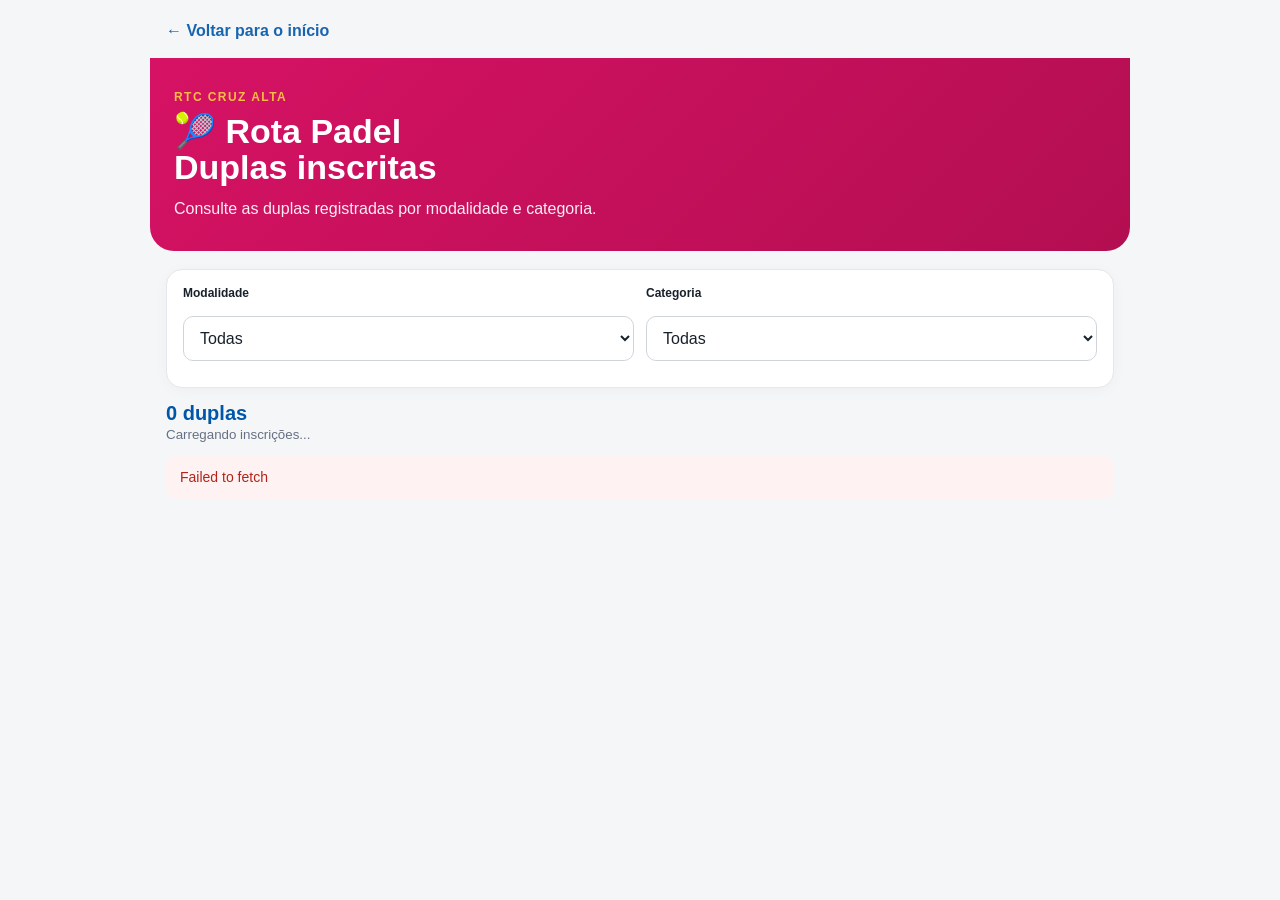
<file: duplas-rotapadel.html>
<!DOCTYPE html>
<html lang="pt-BR">
<head>
<meta charset="UTF-8">
<meta name="viewport" content="width=device-width, initial-scale=1">
<title>Duplas Rota Padel | RTC Cruz Alta</title>
<link rel="stylesheet" href="style.css">
<style>
:root{--rp-pink:#D61264;--rp-blue:#0056A8;--rp-bg:#f5f6f8;--rp-text:#18212b;--rp-muted:#667085;--rp-line:#e4e7ec}
body{background:var(--rp-bg);color:var(--rp-text)}
.duplas-shell{max-width:980px;margin:0 auto;padding:18px 16px 40px}
.link-voltar{display:inline-block;margin-bottom:18px;color:var(--rp-blue);font-weight:700;text-decoration:none}
.duplas-header{background:linear-gradient(135deg,var(--rp-pink),#b30e51);color:#fff;border-radius:0 0 24px 24px;padding:30px 24px;margin:0 -16px 18px}
.duplas-header .eyebrow{margin:0 0 8px;font-size:12px;font-weight:800;letter-spacing:.12em;opacity:.9}
.duplas-header h1{margin:0;font-size:34px;line-height:1.05}
.duplas-header h1 span{color:#fff}
.duplas-header p{margin:12px 0 0;opacity:.92;line-height:1.5}
.filtros{background:#fff;border:1px solid var(--rp-line);border-radius:16px;padding:16px;margin-bottom:14px;box-shadow:0 3px 15px #00000008}
.filtros-grid{display:grid;grid-template-columns:1fr 1fr;gap:12px}
.filtro label{display:block;font-size:12px;font-weight:800;margin-bottom:6px}
.filtro select{width:100%;box-sizing:border-box;padding:12px;border:1px solid #d0d5dd;border-radius:10px;background:#fff;color:var(--rp-text);font:inherit}
.resumo{display:flex;justify-content:space-between;gap:10px;align-items:center;margin:14px 0 10px;flex-wrap:wrap}
.resumo strong{font-size:20px;color:var(--rp-blue)}
.resumo small{color:var(--rp-muted)}
.categorias{display:grid;gap:12px}
.categoria-card{background:#fff;border:1px solid var(--rp-line);border-radius:16px;overflow:hidden;box-shadow:0 3px 15px #00000008}
.categoria-topo{display:flex;justify-content:space-between;align-items:center;gap:10px;background:#f8fafc;padding:13px 16px;border-bottom:1px solid var(--rp-line)}
.categoria-topo h2{margin:0;font-size:18px;color:var(--rp-blue)}
.contador{background:#eef4fb;color:var(--rp-blue);padding:5px 9px;border-radius:999px;font-size:12px;font-weight:800}
.lista{padding:8px 12px}
.dupla{display:grid;grid-template-columns:42px 1fr;gap:10px;align-items:center;padding:13px 4px;border-bottom:1px solid #f0f2f5}
.dupla:last-child{border-bottom:0}
.numero{width:34px;height:34px;border-radius:50%;display:flex;align-items:center;justify-content:center;background:var(--rp-pink);color:#fff;font-weight:800;font-size:13px}
.dupla strong{display:block;font-size:15px;line-height:1.35}
.vazio{padding:22px 16px;text-align:center;color:var(--rp-muted)}
.estado{padding:14px;border-radius:12px;margin-top:12px;font-size:14px}
.estado.erro{background:#fef3f2;color:#b42318}
.estado.info{background:#eef4fb;color:var(--rp-blue)}
.carregando{color:var(--rp-muted);padding:25px;text-align:center}
.atualizacao{margin-top:12px;text-align:right;color:var(--rp-muted);font-size:12px}
@media(max-width:640px){
 .duplas-header h1{font-size:29px}
 .filtros-grid{grid-template-columns:1fr}
 .categoria-topo h2{font-size:16px}
}
</style>
</head>
<body>
<main class="duplas-shell">
  <a class="link-voltar" href="index.html">← Voltar para o início</a>

  <header class="duplas-header">
    <p class="eyebrow">RTC CRUZ ALTA</p>
    <h1>🎾 Rota Padel<br><span>Duplas inscritas</span></h1>
    <p>Consulte as duplas registradas por modalidade e categoria.</p>
  </header>

  <section class="filtros">
    <div class="filtros-grid">
      <div class="filtro">
        <label for="modalidade">Modalidade</label>
        <select id="modalidade">
          <option value="">Todas</option>
          <option value="Masculino">Masculino</option>
          <option value="Feminino">Feminino</option>
          <option value="Misto">Misto</option>
        </select>
      </div>
      <div class="filtro">
        <label for="categoria">Categoria</label>
        <select id="categoria">
          <option value="">Todas</option>
          <option value="A">A</option>
          <option value="B">B</option>
          <option value="C">C</option>
        </select>
      </div>
    </div>
  </section>

  <div class="resumo">
    <div><strong id="total">0 duplas</strong><br><small id="subResumo">Carregando inscrições...</small></div>
  </div>

  <div id="estado" class="estado info">Carregando inscrições...</div>
  <section id="categorias" class="categorias" aria-live="polite"></section>
  <div id="atualizacao" class="atualizacao"></div>
</main>

<script>
const API='https://script.google.com/macros/s/AKfycbwDCL7f6okS3ookXfp30g3mklfSmpDaKYc83b3cpY7eUrxoY00G3dHY3mvMJaPtcNRSbw/exec';
const ORDEM=['Masculino A','Masculino B','Masculino C','Feminino A','Feminino B','Feminino C','Misto A','Misto B','Misto C'];
let inscricoes=[];

const $=id=>document.getElementById(id);
const esc=s=>String(s??'').replace(/[&<>"']/g,m=>({'&':'&amp;','<':'&lt;','>':'&gt;','"':'&quot;',"'":'&#039;'}[m]));

function textoNormalizado(v){
  return String(v||'').normalize('NFD').replace(/[\u0300-\u036f]/g,'').trim().toLowerCase();
}

function obterModalidade(r){
  const valor=String(r.modalidade??r.Modalidade??'').trim();
  const n=textoNormalizado(valor);
  if(n.includes('misto')) return 'Misto';
  if(n.includes('fem')) return 'Feminino';
  if(n.includes('masc')) return 'Masculino';
  return valor;
}

function obterCategoria(r){
  const direta=String(r.categoria??r.Categoria??'').trim().toUpperCase();
  if(['A','B','C'].includes(direta)) return direta;
  const completa=textoNormalizado(r.categoriaCompleta??r.categoria_completa??'');
  const encontrada=completa.match(/\b([ABC])\b/);
  return encontrada?encontrada[1]:'';
}

function obterCategoriaCompleta(r){
  const direta=String(r.categoriaCompleta??r.categoria_completa??r.categoriaCompletaTorneio??'').trim();
  if(direta) return direta;
  const m=obterModalidade(r), c=obterCategoria(r);
  return m&&c ? `${m} ${c}` : '';
}

function obterNome(r,chave){
  const campos = chave === 'p1'
    ? ['p1','participante1','participante1Nome','Participante 1','P1']
    : ['p2','participante2','participante2Nome','Participante 2','P2'];

  for(const campo of campos){
    const valor=String(r?.[campo]??'').trim();
    if(valor) return valor;
  }
  return '';
}

function normalizarResposta(dados){
  if(typeof dados==='string'){
    try{dados=JSON.parse(dados);}catch(_){return []}
  }
  if(Array.isArray(dados)) return dados;
  if(Array.isArray(dados?.inscricoes)) return dados.inscricoes;
  if(typeof dados?.inscricoes==='string'){
    try{
      const lista=JSON.parse(dados.inscricoes);
      if(Array.isArray(lista)) return lista;
    }catch(_){ }
  }
  if(Array.isArray(dados?.data?.inscricoes)) return dados.data.inscricoes;
  if(Array.isArray(dados?.result?.inscricoes)) return dados.result.inscricoes;
  return [];
}

function inscricaoPublica(r){
  const p1=obterNome(r,'p1');
  const p2=obterNome(r,'p2');
  const modalidade=obterModalidade(r);
  const categoria=obterCategoria(r);
  return {
    p1:p1||'Participante 1',
    p2:p2||'Participante 2',
    modalidade,
    categoria,
    completa:obterCategoriaCompleta(r)||`${modalidade||'Modalidade'} ${categoria||''}`.trim(),
    valida:!!(modalidade&&categoria)
  };
}

function filtrar(){
  const modalidade=$('modalidade').value;
  const categoria=$('categoria').value;
  return inscricoes
    .map(inscricaoPublica)
    .filter(x=>x.valida)
    .filter(x=>!modalidade||x.modalidade===modalidade)
    .filter(x=>!categoria||x.categoria===categoria);
}

function render(){
  const dados=filtrar();
  $('total').textContent=`${dados.length} ${dados.length===1?'dupla':'duplas'}`;
  const m=$('modalidade').value;
  const c=$('categoria').value;
  $('subResumo').textContent=(m||c)?`${m||'Todas as modalidades'} · ${c?`Categoria ${c}`:'Todas as categorias'}`:'Todas as modalidades e categorias';

  const grupos={};
  dados.forEach(d=>{
    const chave=d.completa||`${d.modalidade} ${d.categoria}`;
    if(!grupos[chave]) grupos[chave]=[];
    grupos[chave].push(d);
  });

  const chaves=Object.keys(grupos).sort((a,b)=>{
    const ia=ORDEM.indexOf(a), ib=ORDEM.indexOf(b);
    return (ia<0?999:ia)-(ib<0?999:ib);
  });

  if(!dados.length){
    $('categorias').innerHTML='<div class="categoria-card"><div class="vazio">Nenhuma dupla encontrada para os filtros selecionados.</div></div>';
    return;
  }

  $('categorias').innerHTML=chaves.map(cat=>{
    const lista=grupos[cat];
    return `<article class="categoria-card">
      <div class="categoria-topo"><h2>${esc(cat)}</h2><span class="contador">${lista.length} ${lista.length===1?'dupla':'duplas'}</span></div>
      <div class="lista">${lista.map((d,i)=>`<div class="dupla"><span class="numero">${i+1}</span><div><strong>${esc(d.p1)} / ${esc(d.p2)}</strong></div></div>`).join('')}</div>
    </article>`;
  }).join('');
}

async function carregar(){
  $('estado').style.display='block';
  $('estado').className='estado info';
  $('estado').textContent='Carregando inscrições...';
  try{
    const separador=API.includes('?')?'&':'?';
    const resposta=await fetch(API+separador+'tipo=rotapadel&_='+Date.now(),{cache:'no-store'});
    if(!resposta.ok) throw new Error(`Não foi possível consultar as inscrições. HTTP ${resposta.status}`);
    const dados=await resposta.json();
    inscricoes=normalizarResposta(dados);

    render();

    const totalServidor=Number(dados?.total);
    const totalRenderizado=filtrar().length;
    if(Number.isFinite(totalServidor) && totalServidor>0 && totalRenderizado===0){
      $('estado').className='estado erro';
      $('estado').textContent=`A API retornou ${totalServidor} inscrições, mas nenhuma pôde ser classificada. Verifique os campos modalidade/categoria do retorno.`;
      return;
    }

    $('estado').style.display='none';
    $('atualizacao').textContent=`Atualizado em ${new Date().toLocaleString('pt-BR')}`;
  }catch(e){
    console.error('Erro ao carregar duplas Rota Padel:',e);
    $('estado').className='estado erro';
    $('estado').textContent=e.message||'Não foi possível carregar as inscrições.';
  }
}

$('modalidade').addEventListener('change',render);
$('categoria').addEventListener('change',render);
carregar();
</script>
</body>
</html>
</file>
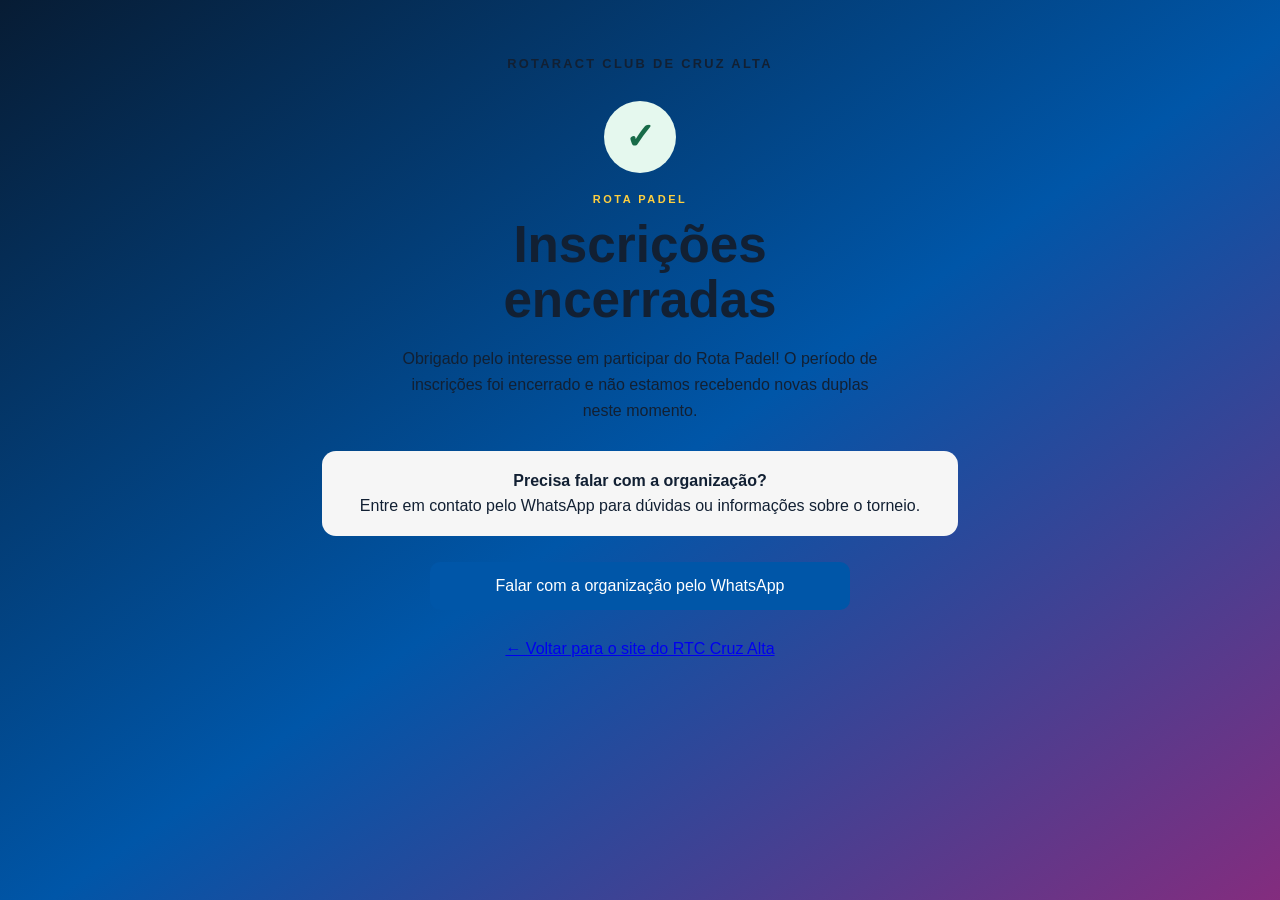
<file: inscricao-rotapadel.html>
<!DOCTYPE html>
<html lang="pt-BR">
<head>
<meta charset="UTF-8">
<meta name="viewport" content="width=device-width, initial-scale=1">
<meta name="robots" content="noindex,follow">
<title>Inscrições encerradas | Rota Padel — RTC Cruz Alta</title>
<link rel="stylesheet" href="style.css">
<style>
.encerramento{max-width:680px;margin:0 auto;padding:32px 22px;text-align:center}
.encerramento .marca{font-size:.8rem;letter-spacing:.18em;font-weight:800}
.encerramento .simbolo{width:72px;height:72px;display:grid;place-items:center;margin:30px auto 20px;border-radius:50%;background:#e5f8ee;color:#176b48;font-size:36px;font-weight:800}
.encerramento h1{font-size:clamp(2rem,7vw,3.2rem);line-height:1.08;margin:12px 0}
.encerramento h1 span{display:block}
.encerramento .mensagem{max-width:500px;margin:18px auto;line-height:1.65}
.encerramento .aviso{margin:26px 0;padding:18px;border-radius:14px;background:#f6f6f6;line-height:1.55}
.encerramento .botao{display:flex;justify-content:center;align-items:center;min-height:48px;width:100%;max-width:420px;margin:18px auto;text-decoration:none;text-align:center}
.encerramento .voltar{display:inline-block;margin-top:12px}
</style>
</head>
<body class="pagina-inscricao">
<main class="inscricao-shell encerramento">
  <p class="marca">ROTARACT CLUB DE CRUZ ALTA</p>
  <div class="simbolo" aria-hidden="true">✓</div>
  <p class="eyebrow">ROTA PADEL</p>
  <h1>Inscrições <span>encerradas</span></h1>
  <p class="mensagem">Obrigado pelo interesse em participar do Rota Padel! O período de inscrições foi encerrado e não estamos recebendo novas duplas neste momento.</p>
  <div class="aviso">
    <strong>Precisa falar com a organização?</strong>
    <p>Entre em contato pelo WhatsApp para dúvidas ou informações sobre o torneio.</p>
  </div>
  <a class="botao" href="https://wa.me/5555991120545?text=Ol%C3%A1%21%20Gostaria%20de%20falar%20sobre%20o%20Rota%20Padel." target="_blank" rel="noopener noreferrer">Falar com a organização pelo WhatsApp</a>
  <a class="voltar" href="index.html">← Voltar para o site do RTC Cruz Alta</a>
</main>
</body>
</html>
</file>
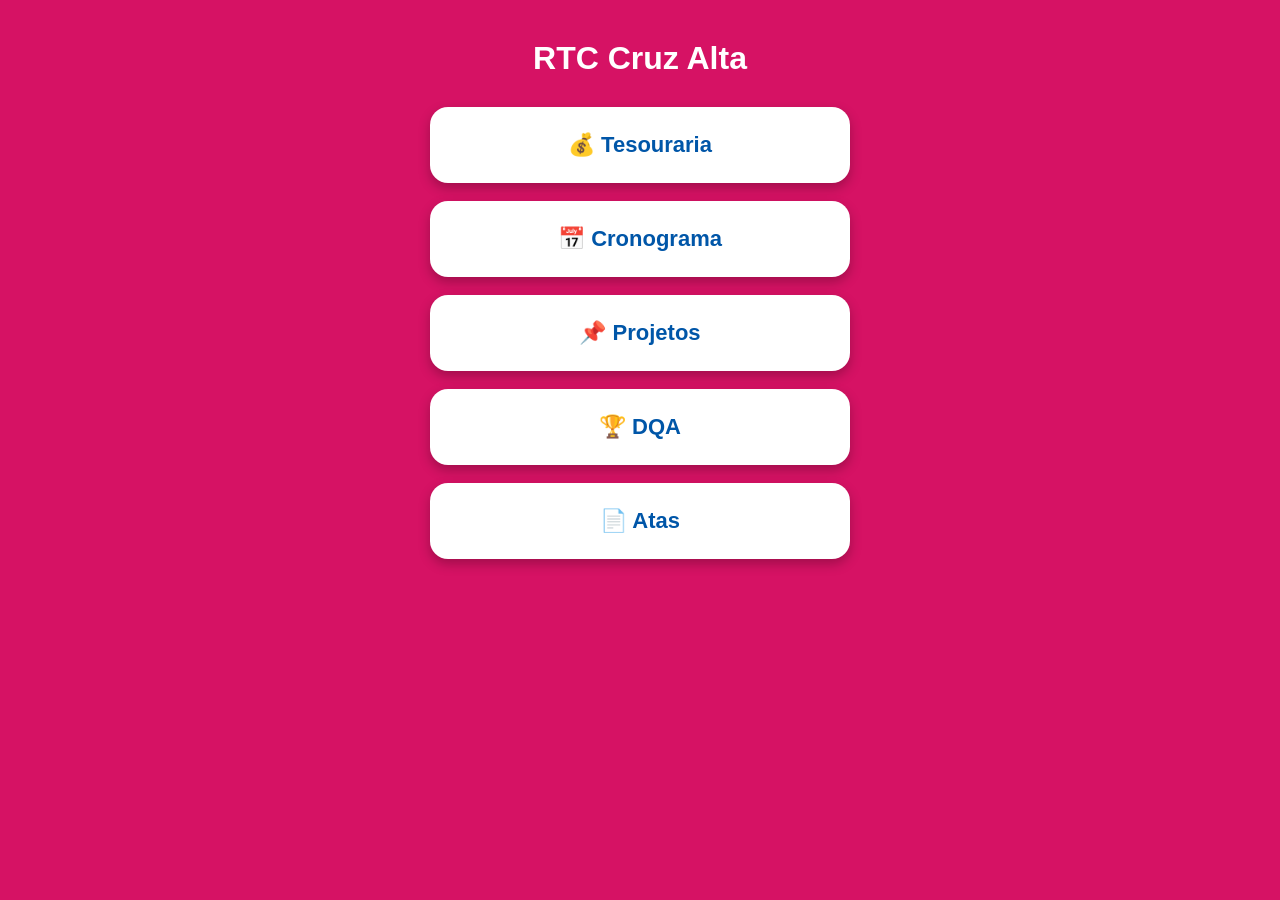
<file: tesouraria.html>
<!DOCTYPE html>
<html lang="pt-BR">

<head>

<meta charset="UTF-8">

<meta name="viewport" content="width=device-width, initial-scale=1">

<title>Tesouraria - RTC Cruz Alta</title>

<link rel="stylesheet" href="style.css">

</head>


<body>


<div class="container">


<h1 class="titulo">
💰 Tesouraria
</h1>



<div class="lista">

<h3 style="color:#D61264;">
Olá, Associado
</h3>


<p style="color:#333;">
Confira suas cobranças pendentes:
</p>


</div>



<div id="cobrancas">


<p style="color:#333;text-align:center;">
Carregando cobranças...
</p>


</div>





<div class="lista">


<h3 style="color:#D61264;">
Total selecionado:
</h3>


<h2 style="color:#333;">
R$ <span id="total">0,00</span>
</h2>


</div>





<div class="espaco-botao">


<button class="botao" onclick="fazerPix()">


<img 

src="58d1e4c0d00fb74e2963c2b79e79f196.jpg"

style="
width:24px;
height:24px;
vertical-align:middle;
margin-right:8px;
"


>


Fazer PIX


</button>


</div>







<div class="lista" id="pix" style="display:none;">



<h3 style="color:#D61264;">


<img

src="58d1e4c0d00fb74e2963c2b79e79f196.jpg"

style="
width:38px;
height:38px;
vertical-align:middle;
margin-right:10px;
"

>


Pagamento PIX


</h3>





<p style="color:#333;">
Valor:
</p>


<h2>

R$ <span id="valorPix">0,00</span>

</h2>





<img

src="https://api.qrserver.com/v1/create-qr-code/?size=250x250&data=00020126360014br.gov.bcb.pix0114629423120001715204000053039865802BR5923ROTARACT%20CLUB%20CRUZ%20ALTA6009CRUZ%20ALTA62070503***63046F40"

style="
width:250px;
display:block;
margin:20px auto;
"

>




<p style="color:#333;">
Código PIX:
</p>



<textarea id="codigoPix" readonly>

00020126360014br.gov.bcb.pix0114629423120001715204000053039865802BR5923ROTARACT CLUB CRUZ ALTA6009CRUZ ALTA62070503***63046F40

</textarea>





<button class="botao" onclick="copiarPix()">

📋 Copiar PIX

</button>




<br><br>




<button 
id="botaoPagamento"
class="botao" 
onclick="informarPagamento()">

✅ Já fiz o PIX

</button>




<br><br>




<button 
type="button" 
class="botao" 
onclick="fecharPix()">

❌ Cancelar

</button>



</div>






<div class="voltar">


<a class="card" href="index.html">

⬅ Voltar

</a>


</div>




</div>
<script src="ui.js"></script>
<script>


const API = "https://script.google.com/macros/s/AKfycbzHAwc4EnLQzIsLAmq9dEYhZP5aQE3mPte-PP7E8TKQLF4I6S_fx_mqEHs_aectv1AMfg/exec";


// Busca email vindo do index.html

const parametros = new URLSearchParams(
    window.location.search
);


const EMAIL_USUARIO = parametros.get("email");


// valida usuário

if(!EMAIL_USUARIO){

    uiAlert("Email não identificado.");

    window.location.href="index.html";

}


console.log("Usuário atual:", EMAIL_USUARIO);



let total = 0;

let enviandoPagamento = false;





// Busca cobranças do usuário


fetch(API + "?email=" + EMAIL_USUARIO)

.then(res => res.json())

.then(dados => {


    console.log("Cobranças recebidas:", dados);


    const area = document.getElementById("cobrancas");


    area.innerHTML = "";



    if(dados.length === 0){


        area.innerHTML = `

        <div class="lista">

            <h3>
            Nenhuma cobrança pendente
            </h3>

        </div>

        `;

        return;

    }




    dados.forEach(p => {


        area.innerHTML += `


        <div class="lista">


            <label class="item-pagamento">


                <input

                type="checkbox"

                class="pagamento"

                value="${p.valor}"

                data-item="${p.tipo} - ${p.descricao}"

                onchange="atualizarTotal()"

                >



                <div>


                    <strong>
                    ${p.tipo}
                    </strong>


                    <br>


                    <span>
                    ${p.descricao}
                    </span>


                    <br>


                    <strong>
                    R$ ${Number(p.valor)
                    .toFixed(2)
                    .replace(".",",")}
                    </strong>


                </div>


            </label>


        </div>


        `;


    });


})


.catch(erro=>{


    console.log("Erro API:", erro);


    document.getElementById("cobrancas").innerHTML =

    "Erro ao carregar cobranças";


});
function atualizarTotal(){



total = 0;




document.querySelectorAll(".pagamento")

.forEach(item=>{



if(item.checked){



total += Number(item.value);



}



});





document.getElementById("total").innerHTML =

total.toFixed(2).replace(".",",");



}









function fazerPix(){



if(total == 0){


uiAlert(
"Selecione uma cobrança antes de fazer o PIX."
);


return;


}




document.getElementById("pix")

.style.display="block";





document.getElementById("valorPix")

.innerHTML =

total.toFixed(2).replace(".",",");



}


function informarPagamento(){


if(enviandoPagamento){

    return;

}



if(total == 0){

    uiAlert("Selecione uma cobrança antes de informar o pagamento.");

    return;

}



enviandoPagamento = true;



document.getElementById("botaoPagamento").disabled = true;



let itens = [];



document.querySelectorAll(".pagamento")

.forEach(item=>{


    if(item.checked){


        itens.push(
            item.dataset.item
        );


    }


});





console.log("Enviando pagamento:");

console.log({

email: EMAIL_USUARIO,

itens: itens,

valor: total

});






fetch(API,{

method:"POST",

body:JSON.stringify({


acao:"registrarPagamento",


email:EMAIL_USUARIO,


itens:itens.join(" + "),


valor:total



})


})



.then(res=>res.json())


.then(dados=>{



console.log(dados);



uiAlert(

"Pagamento informado!\n\nA tesouraria fará a conferência."

);



// fecha o QR Code

fecharPix();



// limpa seleção

document.querySelectorAll(".pagamento")

.forEach(item=>{

item.checked=false;

});



atualizarTotal();



})



.catch(erro=>{


console.log(erro);


uiAlert(
"Erro ao registrar pagamento."
);



})



.finally(()=>{


enviandoPagamento = false;


document.getElementById("botaoPagamento").disabled = false;



});



}








function copiarPix(){


let codigo = document

.getElementById("codigoPix")

.value

.trim();




navigator.clipboard.writeText(codigo);



uiAlert(
"Código PIX copiado!"
);



}








function fecharPix(){



document.getElementById("pix")

.style.display="none";



}







</script>


</body>


</html>
</file>
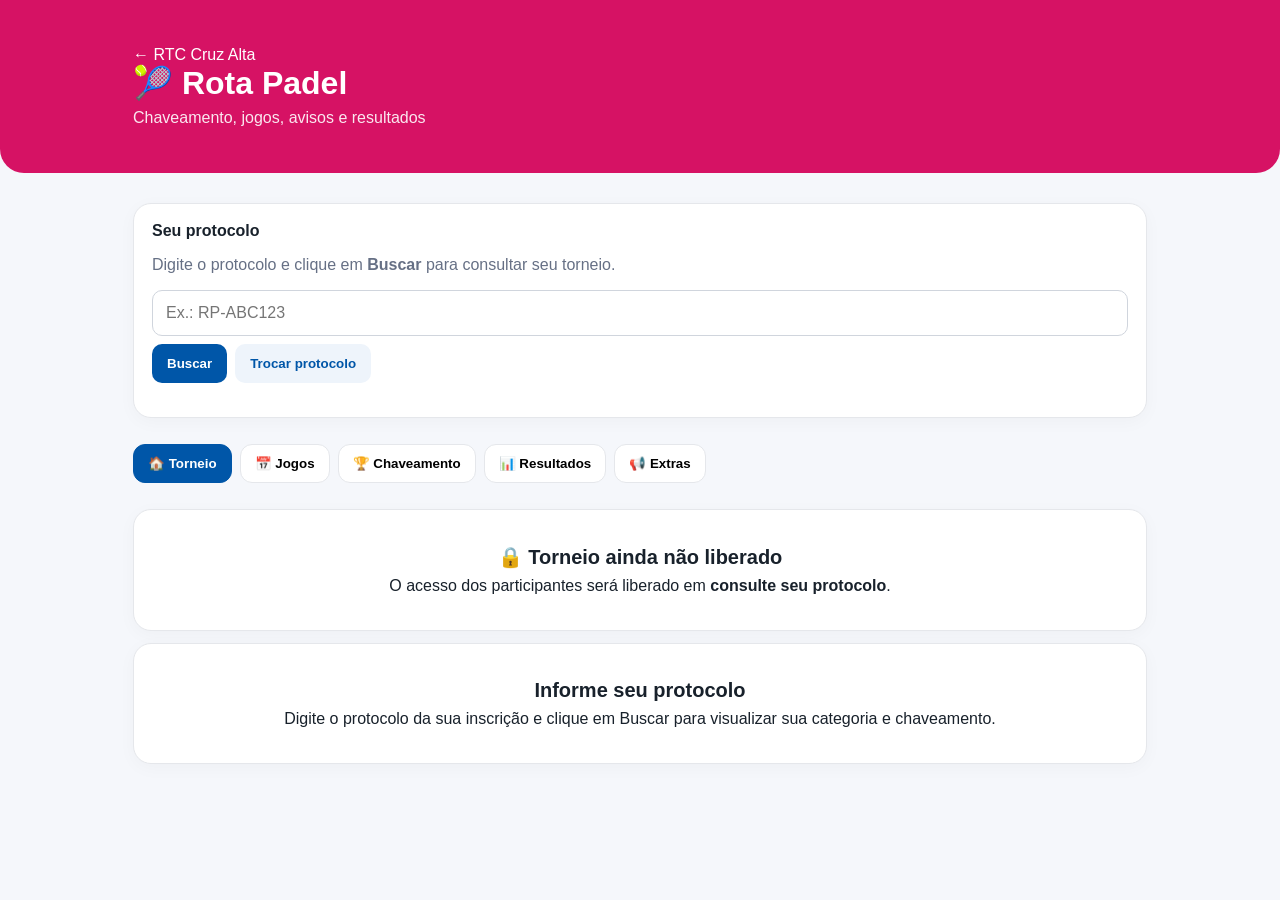
<file: torneio-rotapadel.html>
<!DOCTYPE html>
<html lang="pt-BR">
<head>
<meta charset="UTF-8">
<meta name="viewport" content="width=device-width,initial-scale=1">
<title>Rota Padel — Torneio</title>
<style>
:root{--pink:#D61264;--blue:#0056A8;--bg:#f5f7fb;--text:#18212b;--muted:#667085;--card:#fff;--line:#e5e7eb}
*{box-sizing:border-box}
body{margin:0;background:var(--bg);font-family:Arial,sans-serif;color:var(--text)}
a{text-decoration:none;color:inherit}
.wrap{max-width:1050px;margin:auto;padding:18px}
.top{background:var(--pink);color:#fff;padding:28px 18px;border-radius:0 0 24px 24px}
.top h1{margin:0;font-size:32px}
.top p{margin:7px 0 0;opacity:.9}
.tabs{display:flex;gap:8px;overflow:auto;padding:14px 0}
.tabs button{border:0;background:#fff;border:1px solid var(--line);padding:11px 14px;border-radius:12px;font-weight:700;white-space:nowrap;cursor:pointer}
.tabs button.active{background:var(--blue);color:#fff;border-color:var(--blue)}
.card{background:var(--card);border:1px solid var(--line);border-radius:18px;padding:18px;margin:12px 0;box-shadow:0 4px 18px #00000008}
.grid3{display:grid;grid-template-columns:repeat(4,1fr);gap:12px}
.stat{padding:15px;background:#f8fafc;border-radius:14px}
.stat b{display:block;font-size:24px;color:var(--blue);margin-top:5px}
.input{width:100%;padding:13px;border:1px solid #d0d5dd;border-radius:10px;font-size:16px}
.btn{border:0;border-radius:10px;padding:12px 15px;background:var(--blue);color:#fff;font-weight:700;cursor:pointer}
.btn.alt{background:#eef4fb;color:var(--blue)}
.muted{color:var(--muted)}
.lock{text-align:center;padding:35px 15px}
.lock strong{display:block;font-size:20px;margin-bottom:8px}
.match{display:grid;grid-template-columns:145px 1fr 120px 120px;gap:10px;align-items:center;border-top:1px solid var(--line);padding:13px 0}
.match:first-child{border-top:0}
.pill{display:inline-block;padding:5px 8px;border-radius:99px;background:#eef4fb;color:var(--blue);font-size:12px;font-weight:700}
.live{border:2px solid var(--pink)}
.live h2{color:var(--pink)}
.hidden{display:none!important}
.bracket{overflow:auto}
.rounds{display:flex;gap:14px;min-width:760px}
.round{flex:1}
.round h3{font-size:14px;text-align:center}
.game{background:#fff;border:1px solid var(--line);border-radius:12px;padding:10px;margin:22px 0}
.game div{padding:5px 0;border-bottom:1px solid #eee}
.game div:last-child{border:0}
.error{color:#b42318;background:#fef3f2;border:1px solid #fecdca;padding:12px;border-radius:10px}
@media(max-width:700px){
.grid3{grid-template-columns:repeat(2,1fr)}
.match{grid-template-columns:1fr}
}
</style>
</head>
<body>
<header class="top">
  <div class="wrap">
    <a href="index.html">← RTC Cruz Alta</a>
    <h1>🎾 Rota Padel</h1>
    <p>Chaveamento, jogos, avisos e resultados</p>
  </div>
</header>

<main class="wrap">
<section class="card">
  <strong>Seu protocolo</strong>
  <p class="muted">Digite o protocolo e clique em <b>Buscar</b> para consultar seu torneio.</p>
  <div style="display:flex;gap:8px;flex-wrap:wrap">
    <input id="protocolo" class="input" placeholder="Ex.: RP-ABC123" autocomplete="off">
    <button id="btnBuscar" class="btn" type="button" onclick="buscarProtocolo()">Buscar</button>
    <button class="btn alt" type="button" onclick="trocarProtocolo()">Trocar protocolo</button>
  </div>
  <p id="salvo" class="muted"></p>
  <div id="mensagem" class="hidden"></div>
</section>

<nav class="tabs">
  <button class="active" onclick="aba('inicio',this)">🏠 Torneio</button>
  <button onclick="aba('jogos',this)">📅 Jogos</button>
  <button onclick="aba('chave',this)">🏆 Chaveamento</button>
  <button onclick="aba('resultados',this)">📊 Resultados</button>
  <button onclick="aba('extras',this)">📢 Extras</button>
</nav>

<section id="inicio">
  <div id="bloqueio" class="card lock">
    <strong>🔒 Torneio ainda não liberado</strong>
    <span>O acesso dos participantes será liberado em <b id="dataLiberacao">consulte seu protocolo</b>.</span>
  </div>

  <div id="semProtocolo" class="card lock">
    <strong>Informe seu protocolo</strong>
    <span>Digite o protocolo da sua inscrição e clique em Buscar para visualizar sua categoria e chaveamento.</span>
  </div>

  <div id="conteudo" class="hidden">
    <div class="grid3">
      <div class="stat">Categoria<b id="sCategoria">—</b></div>
      <div class="stat">Duplas<b id="sDuplas">0</b></div>
      <div class="stat">Partidas<b id="sPartidas">0</b></div>
      <div class="stat">Finalizadas<b id="sFinalizadas">0</b></div>
    </div>

    <div id="aoVivo" class="card live">
      <h2>🔴 Agora em quadra</h2>
      <div id="liveBody" class="muted">Nenhuma partida em andamento.</div>
    </div>

    <div class="card">
      <h2>🎯 Meu próximo jogo</h2>
      <div id="meuJogo" class="muted">Nenhum jogo localizado.</div>
    </div>
  </div>
</section>

<section id="jogos" class="hidden">
  <div class="card">
    <h2>📅 Programação</h2>
    <div id="listaJogos"></div>
  </div>
</section>

<section id="chave" class="hidden">
  <div class="card">
    <h2>🏆 Chaveamento</h2>
    <p id="categoriaChave" class="muted"></p>
    <div class="bracket">
      <div id="bracket" class="rounds"></div>
    </div>
  </div>
</section>

<section id="resultados" class="hidden">
  <div class="card">
    <h2>📊 Resultados</h2>
    <p class="muted">Somente partidas finalizadas aparecem aqui.</p>
    <div id="listaResultados"></div>
  </div>
</section>

<section id="extras" class="hidden">
  <div class="card">
    <h2>📢 Avisos e informações</h2>
    <div id="avisos">Nenhum aviso publicado.</div>
  </div>
  <div class="card">
    <h2>📍 Rota Padel</h2>
    <p id="infoEvento">Horários, quadras, regulamento, premiação e informações oficiais serão publicados nesta área.</p>
    <a id="whatsapp" class="btn" href="https://chat.whatsapp.com/H1FUXbg5TVV6LqeHCq3J66" target="_blank" rel="noopener">WhatsApp oficial</a>
  </div>
</section>
</main>

<script>
const API='https://script.google.com/macros/s/AKfycbwDCL7f6okS3ookXfp30g3mklfSmpDaKYc83b3cpY7eUrxoY00G3dHY3mvMJaPtcNRSbw/exec';
let releaseServidor=null;
let protocolo=localStorage.getItem('rtc_rotapadel_protocolo')||'';
let dados=null;

function esc(s){
  return String(s??'').replace(/[&<>"']/g,m=>({
    '&':'&amp;','<':'&lt;','>':'&gt;','"':'&quot;',"'":'&#039;'
  }[m]));
}

function buscarProtocolo(){
  const v=document.getElementById('protocolo').value.trim();

  if(!v){
    mostrarMensagem('Informe o protocolo da inscrição.','erro');
    return;
  }

  protocolo=v;
  localStorage.setItem('rtc_rotapadel_protocolo',v);
  carregarDados();
}

function trocarProtocolo(){
  localStorage.removeItem('rtc_rotapadel_protocolo');
  protocolo='';
  dados=null;
  releaseServidor=null;
  document.getElementById('protocolo').value='';
  document.getElementById('salvo').textContent='';
  mostrarMensagem('');
  render();
}

function mostrarMensagem(texto,tipo=''){
  const el=document.getElementById('mensagem');

  if(!texto){
    el.className='hidden';
    el.textContent='';
    return;
  }

  el.className=tipo==='erro'?'error':'muted';
  el.textContent=texto;
}

function aba(id,b){
  document.querySelectorAll('main>section[id]').forEach(x=>x.classList.add('hidden'));
  document.getElementById(id).classList.remove('hidden');
  document.querySelectorAll('.tabs button').forEach(x=>x.classList.remove('active'));
  b.classList.add('active');
}

function liberado(){
  return !!releaseServidor && new Date()>=releaseServidor;
}

function atualizarDataLiberacao(){
  const el=document.getElementById('dataLiberacao');
  if(!el) return;

  el.textContent=releaseServidor
    ? releaseServidor.toLocaleString('pt-BR',{dateStyle:'short',timeStyle:'short'})
    : 'consulte seu protocolo';
}

function render(){
  const ok=liberado();

  atualizarDataLiberacao();

  document.getElementById('bloqueio').classList.toggle('hidden',ok && !!dados);
  document.getElementById('semProtocolo').classList.toggle('hidden',!!dados);
  document.getElementById('conteudo').classList.toggle('hidden',!dados);

  document.getElementById('protocolo').value=protocolo;
  document.getElementById('salvo').textContent=protocolo?'Último protocolo informado: '+protocolo:'';

  if(!dados){
    renderVazio();
    return;
  }

  document.getElementById('sCategoria').textContent=dados.categoria||'—';
  renderJogos();
  renderResultados();
  renderChave();
  renderExtras();
}

function renderVazio(){
  document.getElementById('listaJogos').innerHTML='<p class="muted">Digite o protocolo e clique em Buscar para consultar.</p>';
  document.getElementById('listaResultados').innerHTML='<p class="muted">Digite o protocolo e clique em Buscar para consultar.</p>';
  document.getElementById('bracket').innerHTML='<p class="muted">Digite o protocolo e clique em Buscar para consultar.</p>';
  document.getElementById('liveBody').textContent='Nenhuma partida em andamento.';
  document.getElementById('meuJogo').textContent='Digite o protocolo e clique em Buscar para consultar.';
}

async function carregarDados(){
  if(!protocolo) return;

  const botao=document.getElementById('btnBuscar');
  const textoBotao=botao.textContent;

  botao.disabled=true;
  botao.textContent='Buscando...';
  mostrarMensagem('Consultando seu torneio...');

  try{
    const url=API+'?tipo=torneio&protocolo='+encodeURIComponent(protocolo)+'&_='+Date.now();
    const resposta=await fetch(url,{cache:'no-store'});
    const texto=await resposta.text();

    console.log('RotaPadel API resposta:',texto);

    const d=JSON.parse(texto);

    if(!d.ok && d.sucesso!==true){
      throw new Error(d.erro||d.error||d.mensagem||'Protocolo não localizado.');
    }

    if(d.release){
      const r=new Date(d.release);
      if(!Number.isNaN(r.getTime())) releaseServidor=r;
    }

    if(d.liberado===false){
      dados=null;
      render();
      mostrarMensagem('O torneio ainda não foi liberado para consulta.','erro');
      return;
    }

    dados=d;
    mostrarMensagem('');
    render();

  }catch(e){
    dados=null;
    render();
    mostrarMensagem(e.message||'Não foi possível carregar o torneio.','erro');
    console.error(e);
  }finally{
    botao.disabled=false;
    botao.textContent=textoBotao;
  }
}

document.getElementById('protocolo').addEventListener('keydown',function(event){
  if(event.key==='Enter'){
    event.preventDefault();
    buscarProtocolo();
  }
});

function ordenarJogosParticipante(a,b){
  const da=a.dataHora?new Date(a.dataHora):null;
  const db=b.dataHora?new Date(b.dataHora):null;
  const va=da && !Number.isNaN(da.getTime());
  const vb=db && !Number.isNaN(db.getTime());
  if(va&&vb)return da.getTime()-db.getTime();
  if(va&&!vb)return -1;
  if(!va&&vb)return 1;
  const fase={'Chave A':1,'Chave B':1,'Semifinal':2,'Final':3};
  return (fase[a.fase]||99)-(fase[b.fase]||99) || (Number(a.ordem)||0)-(Number(b.ordem)||0);
}

function renderJogos(){
  const lista=(Array.isArray(dados.jogos)?dados.jogos:[]).slice().sort(ordenarJogosParticipante);

  document.getElementById('listaJogos').innerHTML=lista.length
    ? lista.map(j=>{
        const finalizado=String(j.status||'').toLowerCase()==='finalizado';
        const placar=finalizado && (j.placar1!=='' || j.placar2!=='')
          ? '<br><b>Resultado: '+esc(j.placar1)+' × '+esc(j.placar2)+'</b>'
          : '';

        return '<div class="match">'+
          '<b>'+esc(formatarDataHora(j.dataHora))+'</b>'+
          '<div><b>'+esc(j.dupla1||'A definir')+'</b> × <b>'+esc(j.dupla2||'A definir')+'</b>'+
          '<br><span class="pill">'+esc(j.fase||'')+'</span></div>'+
          '<div>'+esc(j.quadra||'Quadra a definir')+'</div>'+
          '<span class="status pill">'+esc(j.status||'Agendado')+'</span>'+
          placar+
        '</div>';
      }).join('')
    : '<p class="muted">O chaveamento desta categoria ainda não foi gerado.</p>';

  document.getElementById('sPartidas').textContent=lista.length;
  document.getElementById('sFinalizadas').textContent=lista.filter(j=>String(j.status||'').toLowerCase()==='finalizado').length;

  const duplas=new Set();

  lista.forEach(j=>{
    if(j.dupla1 && !String(j.dupla1).toLowerCase().startsWith('vencedor')) duplas.add(j.dupla1);
    if(j.dupla2 && !String(j.dupla2).toLowerCase().startsWith('vencedor')) duplas.add(j.dupla2);
  });

  document.getElementById('sDuplas').textContent=duplas.size;

  const aoVivoApi=Array.isArray(dados.aoVivo)?dados.aoVivo:[];
  const listaJogos=Array.isArray(dados.jogos)?dados.jogos:[];

  const aoVivo=aoVivoApi.length
    ? aoVivoApi
    : listaJogos.filter(j=>String(j.status||'').trim().toLowerCase()==='em jogo');

  document.getElementById('liveBody').innerHTML=aoVivo.length
    ? aoVivo.map(j=>
        '<div style="padding:8px 0;border-top:1px solid var(--line)">'+
        '<b>'+esc(j.dupla1||'A definir')+'</b> × <b>'+esc(j.dupla2||'A definir')+'</b>'+
        '<br>'+esc(j.quadra||'')+' · '+esc(j.fase||'')+
        '<br><small>Partida em andamento. O resultado será publicado após a finalização.</small>'+
        '</div>'
      ).join('')
    : 'Nenhuma partida em andamento.';

  const meu=dados.meuJogo || null;
  const elMeu=document.getElementById('meuJogo');

  if(!meu){
    elMeu.innerHTML='<span class="muted">Nenhuma próxima partida definida ainda.</span>';
    return;
  }

  const status=String(meu.status||'').trim().toLowerCase();
  const titulo=status==='em jogo'
    ? '<strong style="color:var(--pink);font-size:18px">🔴 VOCÊ ESTÁ EM QUADRA AGORA</strong>'
    : '<strong style="color:var(--blue);font-size:18px">🎯 SEU PRÓXIMO JOGO</strong>';

  elMeu.innerHTML=
    titulo+
    '<div style="margin-top:10px"><b>'+esc(formatarDataHora(meu.dataHora))+'</b> · <b>'+esc(meu.quadra||'Quadra a definir')+'</b></div>'+
    '<div style="margin-top:6px">'+esc(meu.dupla1||'A definir')+' × '+esc(meu.dupla2||'A definir')+'</div>'+
    '<div style="margin-top:6px"><span class="pill">'+esc(meu.fase||'')+' · '+esc(meu.status||'Agendado')+'</span></div>'+
    (status==='em jogo'
      ? '<p class="muted" style="margin-bottom:0">A partida está em andamento. O resultado aparecerá após a finalização.</p>'
      : '<p class="muted" style="margin-bottom:0">Clique em Buscar novamente quando quiser atualizar os dados.</p>');
}

function renderResultados(){
  const resultados=Array.isArray(dados.resultados)
    ? dados.resultados
    : (Array.isArray(dados.jogos)?dados.jogos.filter(j=>String(j.status||'').toLowerCase()==='finalizado'):[]);

  document.getElementById('listaResultados').innerHTML=resultados.length
    ? resultados.map(r=>
        '<div class="match">'+
        '<b>'+esc(r.categoria||dados.categoria||'')+'</b>'+
        '<div>'+esc(r.dupla1||'')+' × '+esc(r.dupla2||'')+'</div>'+
        '<b>'+esc(r.placar1??'')+' × '+esc(r.placar2??'')+'</b>'+
        '<span>'+esc(r.fase||'')+'</span>'+
        '</div>'
      ).join('')
    : '<p class="muted">Nenhuma partida finalizada.</p>';
}

function renderChave(){
  const lista=Array.isArray(dados.jogos)?dados.jogos:[];
  document.getElementById('categoriaChave').textContent=dados.categoria?'Categoria: '+dados.categoria:'';

  const ordem=['Quartas de final','Quartas','Semifinal 1','Semifinal 2','Semifinais','Final'];
  const grupos={};

  lista.forEach(j=>{
    const fase=j.fase||'Outros';
    if(!grupos[fase]) grupos[fase]=[];
    grupos[fase].push(j);
  });

  const fases=Object.keys(grupos).sort((a,b)=>{
    const ia=ordem.findIndex(x=>a.toLowerCase()===x.toLowerCase());
    const ib=ordem.findIndex(x=>b.toLowerCase()===x.toLowerCase());
    return (ia<0?99:ia)-(ib<0?99:ib);
  });

  document.getElementById('bracket').innerHTML=fases.length
    ? fases.map(fase=>
        '<div class="round"><h3>'+esc(fase)+'</h3>'+
        grupos[fase].sort((a,b)=>(Number(a.ordem)||0)-(Number(b.ordem)||0)).map(j=>
          '<div class="game">'+
          '<div>'+esc(j.dupla1||'A definir')+'</div>'+
          '<div>'+esc(j.dupla2||'A definir')+'</div>'+
          '<small>'+esc(formatarDataHora(j.dataHora))+' · '+esc(j.quadra||'Quadra a definir')+'</small>'+
          '<br><span class="pill">'+esc(j.status||'Agendado')+'</span>'+
          '</div>'
        ).join('')+
        '</div>'
      ).join('')
    : '<p class="muted">Chaveamento ainda não disponível.</p>';
}

function renderExtras(){
  const extras=dados.extras||{};
  const avisos=Array.isArray(dados.avisos)?dados.avisos:[];

  document.getElementById('avisos').innerHTML=avisos.length
    ? avisos.map(a=>'<div class="card" style="margin:8px 0"><b>'+esc(a.titulo||'Aviso')+'</b><p>'+esc(a.texto||a.mensagem||'')+'</p></div>').join('')
    : 'Nenhum aviso publicado.';

  if(extras.whatsapp){
    document.getElementById('whatsapp').href=extras.whatsapp;
  }

  const valor=extras.valorInscricao;

  if(valor){
    document.getElementById('infoEvento').textContent='Inscrição: R$ '+Number(valor).toFixed(2).replace('.',',')+'. Consulte nesta área os horários, quadras e informações oficiais.';
  }
}

function formatarDataHora(valor){
  if(!valor) return 'Horário a definir';
  const d=new Date(valor);
  if(Number.isNaN(d.getTime())) return String(valor);
  return d.toLocaleString('pt-BR',{dateStyle:'short',timeStyle:'short'});
}

render();
</script>
</body>
</html>
</file>
<file: style.css>
*{
    margin:0;
    padding:0;
    box-sizing:border-box;
}

body{
    min-height:100vh;
    background:#D61264;
    font-family:Arial, Helvetica, sans-serif;
}

.container{
    width:90%;
    max-width:420px;
    margin:auto;
    padding-top:40px;
}

.titulo{
    color:white;
    text-align:center;
    margin-bottom:30px;
}

.card{
    background:white;
    border-radius:18px;
    padding:25px;
    margin-bottom:18px;
    text-align:center;
    font-size:22px;
    font-weight:bold;
    color:#0056A8;
    text-decoration:none;
    display:block;
    box-shadow:0 5px 12px rgba(0,0,0,0.25);
}

.card:active{transform:scale(0.97)}

.card-rotapadel{background:linear-gradient(135deg,#071c34,#0056A8);color:#fff;display:flex;align-items:center;justify-content:center;gap:12px;text-transform:uppercase}
.card-rotapadel span{display:flex;flex-direction:column;gap:4px}
.card-rotapadel small{font-size:10px;letter-spacing:2px;color:#ffcf3f}

.pagina-inscricao{background:linear-gradient(145deg,#071c34 0%,#0056A8 52%,#D61264 130%);color:#122033;padding:24px 0 50px}
.inscricao-shell{width:min(94%,900px);margin:auto}
.link-voltar{display:inline-block;color:#fff;text-decoration:none;font-weight:bold;margin:4px 0 28px;opacity:.9}
.inscricao-header{color:#fff;max-width:650px;margin-bottom:25px}
.eyebrow{font-size:11px;letter-spacing:2.5px;font-weight:800;color:#ffcf3f;margin:0 0 10px}
.inscricao-header h1{font-size:clamp(38px,7vw,68px);line-height:.95;margin:0 0 18px;letter-spacing:-2px}
.inscricao-header h1 span{color:#ffcf3f}
.subtitulo{font-size:17px;line-height:1.5;margin:0;opacity:.9}
.status-vagas,.painel-formulario{background:#fff;border-radius:20px;padding:24px;margin:0 0 18px;box-shadow:0 12px 28px rgba(0,0,0,.16)}
.status-vagas-topo{display:flex;justify-content:space-between;gap:15px;font-weight:700;color:#071c34;margin-bottom:12px}
.status-vagas-topo strong{color:#D61264}
.barra-vagas{height:10px;background:#e8edf3;border-radius:20px;overflow:hidden}.barra-vagas span{display:block;height:100%;width:0;background:linear-gradient(90deg,#0056A8,#D61264);border-radius:20px;transition:width .3s}
.status-vagas small{display:block;color:#6b7280;margin-top:8px}
.secao-titulo{display:flex;align-items:center;gap:14px;margin-bottom:22px}.secao-titulo h2{font-size:21px;margin:0;color:#071c34}.secao-titulo p{margin:4px 0 0;color:#6b7280;font-size:14px}.numero{display:grid;place-items:center;width:38px;height:38px;border-radius:12px;background:#fff0f6;color:#D61264;font-weight:800}
.participantes-grid{display:grid;grid-template-columns:repeat(2,minmax(0,1fr));gap:18px}.participante-card{border:1px solid #dfe5ed;border-radius:14px;padding:18px}.participante-card legend,fieldset>legend{font-weight:800;color:#0056A8;padding:0 7px}.form-inscricao label{display:block;font-size:13px;font-weight:700;color:#344054;margin-top:12px}.form-inscricao input:not([type=radio]):not([type=checkbox]){display:block;margin:7px 0 0;width:100%;padding:13px;border:1px solid #d5dce6;border-radius:9px;font-size:15px;outline-color:#0056A8}.form-inscricao fieldset{border:0;padding:0;margin:0}.opcoes-grid,.categorias-grid{display:grid;grid-template-columns:repeat(3,1fr);gap:12px;margin-top:15px}.opcao,.categoria{position:relative;border:1px solid #d5dce6;border-radius:12px;padding:15px!important;margin:0!important;cursor:pointer;text-align:center;transition:.2s}.opcao:has(input:checked),.categoria:has(input:checked){border-color:#D61264;background:#fff5f9;box-shadow:0 0 0 2px #ffd0e2}.opcao input,.categoria input{position:absolute;opacity:0}.opcao span{display:block;font-size:23px;color:#D61264;margin-bottom:5px}.opcao strong,.categoria strong{display:block;font-size:15px;color:#071c34}.opcao small,.categoria span{display:block;color:#6b7280;font-size:11px;margin-top:4px}.categoria{display:flex;flex-direction:column;align-items:center;gap:3px;padding:18px!important}.categoria strong{font-size:28px;color:#0056A8}.categoria-fieldset{margin-top:24px!important}.valor-inscricao{display:flex;justify-content:space-between;align-items:center;background:#f5f8fc;border-radius:12px;padding:17px;margin:0 0 14px;color:#344054}.valor-inscricao strong{font-size:20px;color:#0056A8}.aviso-pix{display:flex;gap:12px;align-items:flex-start;background:#fff9e8;padding:14px;border-radius:10px;color:#5b4a15;font-size:13px;line-height:1.4}.aviso-pix p{margin:0}.pix-icone{background:#2bb673;color:#fff;font-weight:900;border-radius:5px;padding:4px 6px;font-size:11px}
.aceite{display:grid!important;grid-template-columns:18px minmax(0,1fr);align-items:start;column-gap:8px;width:100%;margin:18px 0!important;padding:0!important;font-weight:400!important;line-height:1.4;text-align:left!important;box-sizing:border-box}
.form-inscricao .aceite input[type=checkbox]{width:16px!important;min-width:16px;height:16px;padding:0!important;margin:2px 0 0!important;grid-column:1;accent-color:#D61264}
.aceite span{display:block;min-width:0;margin:0;padding:0;text-align:left!important;overflow-wrap:break-word;grid-column:2}
.botao-inscricao{display:flex;justify-content:space-between;align-items:center;background:#D61264;font-weight:800}.botao-inscricao span{font-size:21px}
.modal-overlay{position:fixed;inset:0;background:rgba(3,14,29,.7);display:none;align-items:center;justify-content:center;padding:20px;z-index:20}.modal-sucesso{position:relative;background:#fff;border-radius:20px;width:min(100%,440px);padding:32px;text-align:center;box-shadow:0 18px 50px #00152e66}.fechar-modal{position:absolute;right:14px;top:10px;border:0;background:transparent;font-size:28px;color:#788397;cursor:pointer}.check-sucesso{margin:0 auto 20px;width:58px;height:58px;display:grid;place-items:center;border-radius:50%;background:#e5f8ee;color:#15945c;font-size:34px;font-weight:900}.modal-sucesso h2{margin:0 0 10px;color:#071c34;font-size:32px}.modal-sucesso>p:not(.eyebrow){color:#637083;line-height:1.5}.protocolo{background:#eef4fa;color:#0056A8;border-radius:8px;padding:11px;font-weight:800;margin:18px 0}.pix-pendente{display:flex;flex-direction:column;gap:6px;text-align:left;background:#fff9e8;border-radius:10px;padding:14px;font-size:13px;margin-bottom:18px;color:#5b4a15}.pix-pendente span{line-height:1.4}
@media(max-width:640px){.pagina-inscricao{padding-top:16px}.participantes-grid{grid-template-columns:1fr}.opcoes-grid,.categorias-grid{gap:7px}.opcao,.categoria{padding:12px 7px!important}.status-vagas,.painel-formulario{padding:18px}.inscricao-header h1{font-size:48px}.modal-sucesso{padding:28px 20px}}

.lista{background:white;border-radius:15px;padding:20px;margin-bottom:15px}.botao{background:#0056A8;color:white;border:none;padding:15px;border-radius:10px;width:100%;font-size:16px;cursor:pointer}input,select{width:100%;padding:15px;margin:10px 0;border-radius:8px;border:1px solid #ccc}.item-pagamento{display:flex;align-items:center;gap:15px;width:100%;cursor:pointer}.item-pagamento input{width:22px;height:22px;margin:0}.item-pagamento div{text-align:left}.item-pagamento strong{color:#333}.item-pagamento span{color:#555}.espaco-botao{margin-bottom:25px}.voltar{margin-top:25px}
#pix{position:fixed;top:50%;left:50%;transform:translate(-50%,-50%);width:90%;max-width:380px;max-height:85vh;overflow-y:auto;z-index:9999;box-shadow:0 5px 20px rgba(0,0,0,0.35)}
#pix textarea{width:100%;height:120px;padding:10px;border-radius:8px;border:1px solid #ccc;resize:none}#pix .botao{margin-top:12px}.modal-acoes{display:flex;gap:12px;margin-top:12px}.modal-acoes .botao{flex:1;width:auto;margin-top:0}.botao-secundario{background:#6b7280}.ui-modal-overlay{position:fixed;inset:0;z-index:10000;display:none;align-items:center;justify-content:center;padding:20px;background:rgba(0,0,0,.55)}.ui-modal{width:min(100%,420px);background:#fff;border-radius:16px;padding:24px;box-shadow:0 12px 32px rgba(0,0,0,.3)}.ui-modal-titulo{margin:0 0 10px;color:#D61264;font-size:21px}.ui-modal-mensagem{margin:0;color:#333;line-height:1.5;white-space:pre-line}.ui-modal-entrada{display:none;width:100%;margin-top:18px;padding:14px;border:1px solid #ccc;border-radius:8px;font-size:16px}.ui-modal-acoes{display:flex;gap:12px;margin-top:22px}.ui-modal-acoes .botao{flex:1;width:auto;margin:0}.ui-modal-acoes .botao-secundario{background:#6b7280}@media (max-width:420px){.ui-modal-acoes{flex-direction:column-reverse}}
button.card{width:100%;border:none;cursor:pointer;font-family:Arial, Helvetica, sans-serif}
</file>
